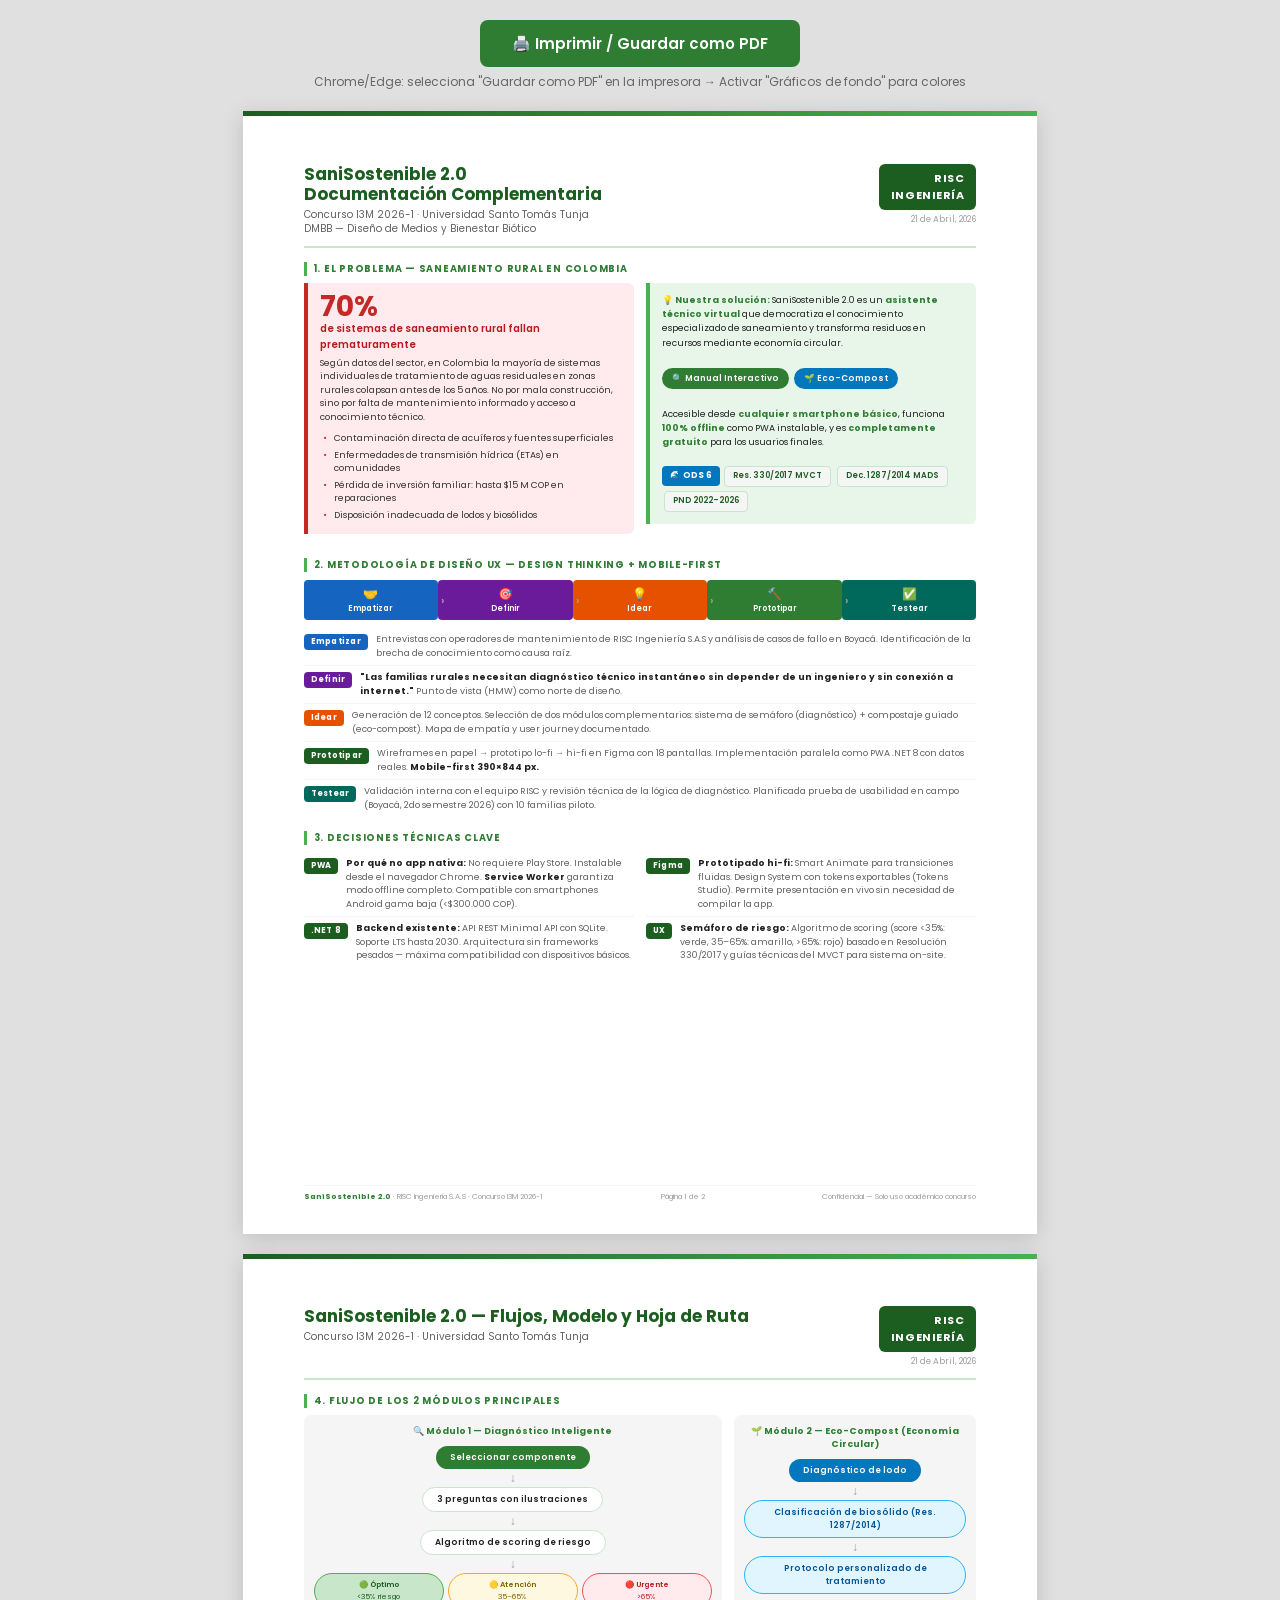
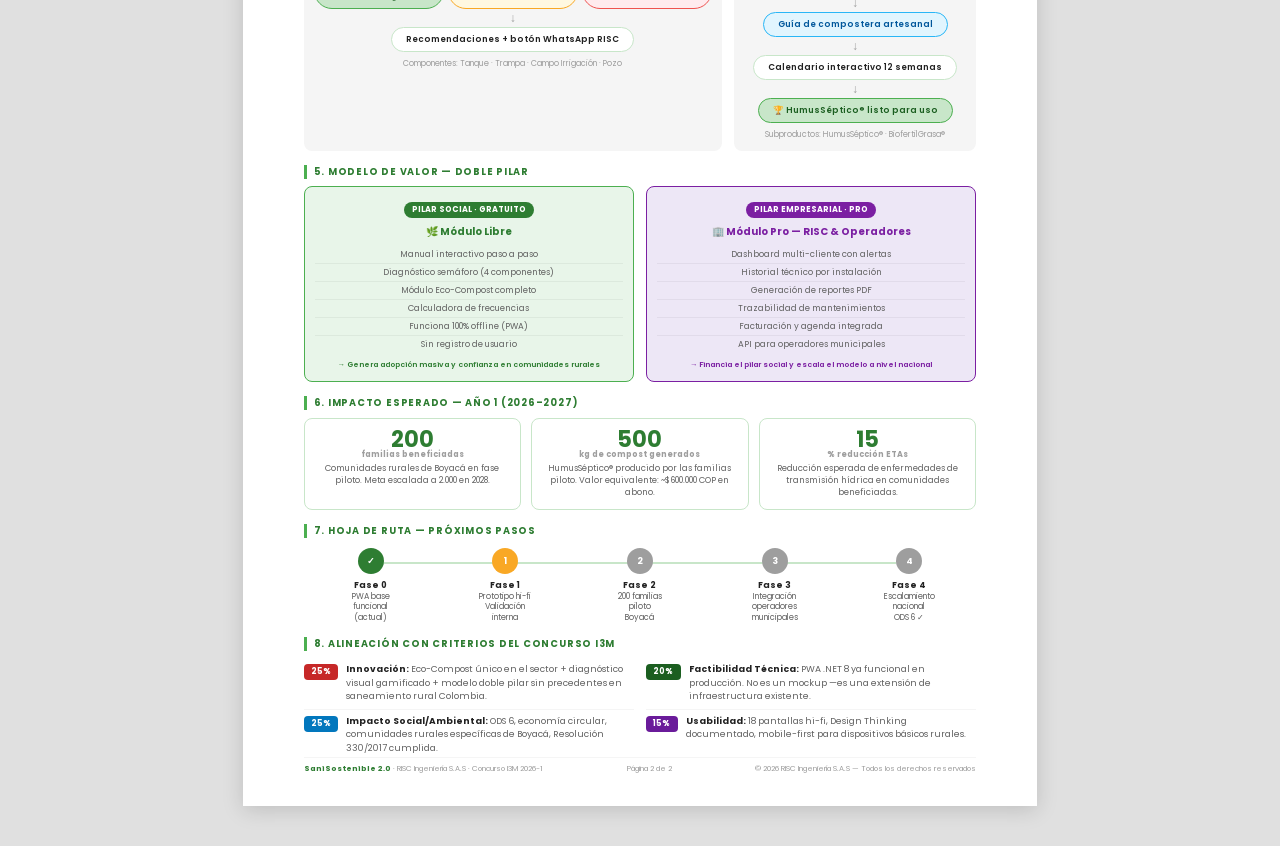
<file: wwwroot/doc-complementaria.html>
<!DOCTYPE html>
<html lang="es">
<head>
<meta charset="UTF-8">
<meta name="viewport" content="width=device-width, initial-scale=1.0">
<title>SaniSostenible 2.0 — Documentación Complementaria</title>
<link rel="preconnect" href="https://fonts.googleapis.com">
<link href="https://fonts.googleapis.com/css2?family=Poppins:wght@300;400;500;600;700&display=swap" rel="stylesheet">
<style>
/* ═══════════════════════════════════════════════
   SCREEN STYLES (preview)
═══════════════════════════════════════════════ */
:root {
  --green-900: #1B5E20;
  --green-700: #2E7D32;
  --green-500: #4CAF50;
  --green-100: #C8E6C9;
  --green-50:  #E8F5E9;
  --blue:      #0277BD;
  --amber:     #F9A825;
  --gray-800:  #212121;
  --gray-600:  #616161;
  --gray-300:  #9E9E9E;
  --gray-100:  #F5F5F5;
  --white:     #FFFFFF;
  --ff:        'Poppins', sans-serif;
}

*, *::before, *::after { box-sizing: border-box; margin: 0; padding: 0; }
html { font-size: 14px; }
body {
  font-family: var(--ff);
  background: #e0e0e0;
  padding: 20px;
}

/* ── Print button (screen only) ─────────────── */
.print-btn-wrap {
  text-align: center;
  margin-bottom: 20px;
}
.print-btn {
  background: var(--green-700);
  color: white;
  border: none;
  padding: 12px 32px;
  border-radius: 8px;
  font-family: var(--ff);
  font-size: 15px;
  font-weight: 600;
  cursor: pointer;
}
.print-btn:hover { background: var(--green-900); }
.print-hint {
  font-size: 12px;
  color: #666;
  margin-top: 6px;
  font-family: var(--ff);
}

/* ═══════════════════════════════════════════════
   A4 PAGE
═══════════════════════════════════════════════ */
.a4-page {
  background: white;
  width: 210mm;
  min-height: 297mm;
  margin: 0 auto 20px;
  padding: 14mm 16mm 12mm;
  box-shadow: 0 4px 20px rgba(0,0,0,.15);
  position: relative;
  overflow: hidden;
}

/* ── Accent bar top ─────────────────────────── */
.a4-page::before {
  content: '';
  position: absolute;
  top: 0; left: 0; right: 0;
  height: 5px;
  background: linear-gradient(90deg, var(--green-900), var(--green-500));
}

/* ═══════════════════════════════════════════════
   HEADER
═══════════════════════════════════════════════ */
.doc-header {
  display: flex;
  justify-content: space-between;
  align-items: flex-start;
  border-bottom: 2px solid var(--green-100);
  padding-bottom: 10px;
  margin-bottom: 14px;
}
.doc-header-left h1 {
  font-size: 17px;
  font-weight: 700;
  color: var(--green-900);
  line-height: 1.2;
}
.doc-header-left p {
  font-size: 10px;
  color: var(--gray-600);
  margin-top: 3px;
  line-height: 1.4;
}
.doc-header-right {
  text-align: right;
  flex-shrink: 0;
}
.logo-box {
  background: var(--green-900);
  color: white;
  padding: 6px 12px;
  border-radius: 6px;
  font-size: 11px;
  font-weight: 700;
  letter-spacing: .05em;
}
.doc-header-right small {
  display: block;
  font-size: 8.5px;
  color: var(--gray-300);
  margin-top: 3px;
}

/* ═══════════════════════════════════════════════
   SECTION TITLES
═══════════════════════════════════════════════ */
.sec-title {
  font-size: 9.5px;
  font-weight: 700;
  text-transform: uppercase;
  letter-spacing: .08em;
  color: var(--green-700);
  border-left: 3px solid var(--green-500);
  padding-left: 7px;
  margin-bottom: 7px;
  margin-top: 14px;
}
.sec-title:first-of-type { margin-top: 0; }

/* ═══════════════════════════════════════════════
   TWO-COLUMN LAYOUT
═══════════════════════════════════════════════ */
.two-col {
  display: grid;
  grid-template-columns: 1fr 1fr;
  gap: 12px;
  margin-bottom: 0;
}
.three-col {
  display: grid;
  grid-template-columns: 1fr 1fr 1fr;
  gap: 10px;
}

/* ═══════════════════════════════════════════════
   PROBLEM HIGHLIGHT BOX
═══════════════════════════════════════════════ */
.problem-box {
  background: #FFEBEE;
  border-left: 4px solid #C62828;
  border-radius: 0 6px 6px 0;
  padding: 10px 12px;
  margin-bottom: 10px;
}
.problem-box .stat {
  font-size: 28px;
  font-weight: 700;
  color: #C62828;
  line-height: 1;
}
.problem-box .stat-label {
  font-size: 10px;
  color: #B71C1C;
  font-weight: 600;
  margin-bottom: 4px;
}
.problem-box p {
  font-size: 9px;
  color: #333;
  line-height: 1.5;
}
.problem-list {
  margin-top: 6px;
  padding-left: 0;
  list-style: none;
}
.problem-list li {
  font-size: 9px;
  color: #333;
  padding: 2px 0;
  padding-left: 14px;
  position: relative;
}
.problem-list li::before { content: '•'; position: absolute; left: 3px; color: #C62828; }

/* ═══════════════════════════════════════════════
   SOLUTION BOX
═══════════════════════════════════════════════ */
.solution-box {
  background: var(--green-50);
  border-left: 4px solid var(--green-500);
  border-radius: 0 6px 6px 0;
  padding: 10px 12px;
  font-size: 9px;
  line-height: 1.6;
  color: var(--gray-800);
}
.solution-box strong { color: var(--green-700); }

/* ── Módulo chips ────────────────────────────── */
.module-chip {
  display: inline-flex;
  align-items: center;
  gap: 5px;
  background: var(--green-700);
  color: white;
  padding: 4px 10px;
  border-radius: 20px;
  font-size: 8.5px;
  font-weight: 600;
  margin: 3px 3px 3px 0;
}
.module-chip.eco { background: #0277BD; }

/* ═══════════════════════════════════════════════
   METHODOLOGY — DESIGN THINKING
═══════════════════════════════════════════════ */
.dt-flow {
  display: flex;
  align-items: center;
  gap: 0;
  margin: 8px 0;
}
.dt-step {
  flex: 1;
  text-align: center;
  padding: 5px 2px;
  font-size: 8px;
  font-weight: 600;
  color: white;
  border-radius: 4px;
  position: relative;
}
.dt-step::after {
  content: '›';
  position: absolute;
  right: -6px;
  top: 50%;
  transform: translateY(-50%);
  font-size: 11px;
  color: var(--gray-300);
  z-index: 1;
}
.dt-step:last-child::after { display: none; }
.dt-step span { display: block; font-size: 12px; }
.dt-1 { background: #1565C0; }
.dt-2 { background: #6A1B9A; }
.dt-3 { background: #E65100; }
.dt-4 { background: var(--green-700); }
.dt-5 { background: #00695C; }

/* ── Tech decisions ──────────────────────────── */
.tech-row {
  display: flex;
  align-items: flex-start;
  gap: 8px;
  padding: 5px 0;
  border-bottom: 1px solid var(--gray-100);
}
.tech-row:last-child { border-bottom: none; }
.tech-tag {
  flex-shrink: 0;
  background: var(--green-900);
  color: white;
  padding: 2px 7px;
  border-radius: 4px;
  font-size: 8px;
  font-weight: 700;
  letter-spacing: .03em;
  margin-top: 1px;
}
.tech-row p { font-size: 9px; color: var(--gray-600); line-height: 1.5; }
.tech-row p strong { color: var(--gray-800); }

/* ═══════════════════════════════════════════════
   PAGE 2 — FLOW DIAGRAMS
═══════════════════════════════════════════════ */
.flow-diagram {
  background: var(--gray-100);
  border-radius: 8px;
  padding: 10px;
}
.flow-title {
  font-size: 9px;
  font-weight: 700;
  color: var(--green-700);
  margin-bottom: 8px;
  text-align: center;
}
.flow-nodes {
  display: flex;
  flex-direction: column;
  gap: 3px;
  align-items: center;
}
.flow-node {
  padding: 5px 14px;
  border-radius: 20px;
  font-size: 8.5px;
  font-weight: 600;
  text-align: center;
  min-width: 130px;
}
.flow-arrow {
  font-size: 12px;
  color: var(--gray-300);
  line-height: 1;
}
.fn-start    { background: var(--green-700); color: white; }
.fn-step     { background: white; color: var(--gray-800); border: 1px solid var(--green-100); }
.fn-result-g { background: var(--green-100); color: var(--green-900); border: 1px solid var(--green-500); }
.fn-result-y { background: #FFF8E1; color: #7B6000; border: 1px solid var(--amber); }
.fn-result-r { background: #FFEBEE; color: #B71C1C; border: 1px solid #EF5350; }
.fn-eco      { background: #E1F5FE; color: #01579B; border: 1px solid #29B6F6; }

/* ── Value model ─────────────────────────────── */
.value-col {
  border-radius: 8px;
  padding: 10px;
  text-align: center;
}
.value-col.free { background: var(--green-50); border: 1.5px solid var(--green-500); }
.value-col.pro  { background: #EDE7F6; border: 1.5px solid #7B1FA2; }
.value-col h3 {
  font-size: 10px;
  font-weight: 700;
  margin-bottom: 6px;
}
.value-col.free h3 { color: var(--green-700); }
.value-col.pro  h3 { color: #7B1FA2; }
.value-col ul {
  list-style: none;
  padding: 0;
}
.value-col ul li {
  font-size: 8.5px;
  color: var(--gray-600);
  padding: 2px 0;
  border-bottom: 1px solid rgba(0,0,0,.05);
}
.value-col ul li:last-child { border-bottom: none; }
.value-pill {
  display: inline-block;
  padding: 2px 8px;
  border-radius: 10px;
  font-size: 8px;
  font-weight: 700;
  margin-bottom: 6px;
}
.value-col.free .value-pill { background: var(--green-700); color: white; }
.value-col.pro  .value-pill { background: #7B1FA2; color: white; }

/* ── Impact metrics ──────────────────────────── */
.impact-card {
  text-align: center;
  background: white;
  border: 1.5px solid var(--green-100);
  border-radius: 8px;
  padding: 10px 8px;
}
.impact-card .num {
  font-size: 22px;
  font-weight: 700;
  color: var(--green-700);
  line-height: 1;
}
.impact-card .unit {
  font-size: 8px;
  color: var(--gray-300);
  display: block;
  margin-bottom: 4px;
}
.impact-card .desc {
  font-size: 8.5px;
  color: var(--gray-600);
  line-height: 1.4;
}

/* ── Roadmap ──────────────────────────────────── */
.roadmap {
  display: flex;
  gap: 0;
  position: relative;
  margin: 8px 0;
}
.roadmap::before {
  content: '';
  position: absolute;
  top: 14px;
  left: 12%;
  right: 12%;
  height: 2px;
  background: var(--green-100);
  z-index: 0;
}
.rm-step {
  flex: 1;
  text-align: center;
  position: relative;
  z-index: 1;
}
.rm-dot {
  width: 26px;
  height: 26px;
  border-radius: 50%;
  margin: 0 auto 5px;
  display: flex;
  align-items: center;
  justify-content: center;
  font-size: 9px;
  font-weight: 700;
  color: white;
}
.rm-dot.done   { background: var(--green-700); }
.rm-dot.active { background: var(--amber); }
.rm-dot.future { background: var(--gray-300); }
.rm-step p {
  font-size: 8px;
  color: var(--gray-600);
  line-height: 1.3;
}
.rm-step strong { font-size: 8.5px; color: var(--gray-800); display: block; }

/* ── Normativa chips ─────────────────────────── */
.norm-chip {
  display: inline-block;
  background: var(--gray-100);
  border: 1px solid var(--green-100);
  border-radius: 4px;
  padding: 3px 8px;
  font-size: 8px;
  color: var(--green-900);
  font-weight: 600;
  margin: 2px;
}

/* ── Footer ──────────────────────────────────── */
.doc-footer {
  position: absolute;
  bottom: 8mm;
  left: 16mm;
  right: 16mm;
  display: flex;
  justify-content: space-between;
  align-items: center;
  border-top: 1px solid var(--gray-100);
  padding-top: 5px;
  font-size: 7.5px;
  color: var(--gray-300);
}
.doc-footer strong { color: var(--green-700); }

/* ─── ODS badge ─────────────────────────────── */
.ods-badge {
  display: inline-flex;
  align-items: center;
  gap: 4px;
  background: #0277BD;
  color: white;
  padding: 3px 8px;
  border-radius: 4px;
  font-size: 8.5px;
  font-weight: 700;
}

/* ═══════════════════════════════════════════════
   PRINT STYLES
═══════════════════════════════════════════════ */
@media print {
  @page { size: A4; margin: 0; }

  body { background: white; padding: 0; }
  .print-btn-wrap { display: none !important; }

  .a4-page {
    box-shadow: none;
    margin: 0;
    width: 100%;
    min-height: auto;
    page-break-after: always;
    padding: 14mm 16mm 18mm;
  }
  .a4-page:last-child { page-break-after: avoid; }

  /* Evitar salto de página en secciones */
  .two-col, .three-col, .flow-diagram,
  .value-col, .roadmap { break-inside: avoid; }
}
</style>
</head>
<body>

<div class="print-btn-wrap">
  <button class="print-btn" onclick="window.print()">🖨️ Imprimir / Guardar como PDF</button>
  <div class="print-hint">Chrome/Edge: selecciona "Guardar como PDF" en la impresora → Activar "Gráficos de fondo" para colores</div>
</div>

<!-- ══════════════════════════════════════════════════
     PÁGINA 1
══════════════════════════════════════════════════ -->
<div class="a4-page" id="page1">

  <!-- Header -->
  <div class="doc-header">
    <div class="doc-header-left">
      <h1>SaniSostenible 2.0<br>Documentación Complementaria</h1>
      <p>Concurso I3M 2026-1 · Universidad Santo Tomás Tunja<br>
         DMBB — Diseño de Medios y Bienestar Biótico</p>
    </div>
    <div class="doc-header-right">
      <div class="logo-box">RISC<br>INGENIERÍA</div>
      <small>21 de Abril, 2026</small>
    </div>
  </div>

  <!-- EL PROBLEMA -->
  <div class="sec-title">1. El Problema — Saneamiento Rural en Colombia</div>
  <div class="two-col">
    <div class="problem-box">
      <div class="stat">70%</div>
      <div class="stat-label">de sistemas de saneamiento rural fallan prematuramente</div>
      <p>Según datos del sector, en Colombia la mayoría de sistemas individuales de tratamiento de aguas residuales en zonas rurales colapsan antes de los 5 años. No por mala construcción, sino por falta de mantenimiento informado y acceso a conocimiento técnico.</p>
      <ul class="problem-list">
        <li>Contaminación directa de acuíferos y fuentes superficiales</li>
        <li>Enfermedades de transmisión hídrica (ETAs) en comunidades</li>
        <li>Pérdida de inversión familiar: hasta $15 M COP en reparaciones</li>
        <li>Disposición inadecuada de lodos y biosólidos</li>
      </ul>
    </div>
    <div>
      <div class="solution-box">
        <strong>💡 Nuestra solución:</strong> SaniSostenible 2.0 es un <strong>asistente técnico virtual</strong> que democratiza el conocimiento especializado de saneamiento y transforma residuos en recursos mediante economía circular.
        <br><br>
        <div>
          <span class="module-chip">🔍 Manual Interactivo</span>
          <span class="module-chip eco">🌱 Eco-Compost</span>
        </div>
        <br>
        Accesible desde <strong>cualquier smartphone básico</strong>, funciona <strong>100% offline</strong> como PWA instalable, y es <strong>completamente gratuito</strong> para los usuarios finales.
        <br><br>
        <span class="ods-badge">🌊 ODS 6</span>
        <span class="norm-chip">Res. 330/2017 MVCT</span>
        <span class="norm-chip">Dec. 1287/2014 MADS</span>
        <span class="norm-chip">PND 2022–2026</span>
      </div>
    </div>
  </div>

  <!-- METODOLOGÍA -->
  <div class="sec-title">2. Metodología de Diseño UX — Design Thinking + Mobile-First</div>

  <div class="dt-flow">
    <div class="dt-step dt-1"><span>🤝</span>Empatizar</div>
    <div class="dt-step dt-2"><span>🎯</span>Definir</div>
    <div class="dt-step dt-3"><span>💡</span>Idear</div>
    <div class="dt-step dt-4"><span>🔨</span>Prototipar</div>
    <div class="dt-step dt-5"><span>✅</span>Testear</div>
  </div>

  <div style="margin-top:8px;margin-bottom:10px">
    <div class="tech-row">
      <span class="tech-tag" style="background:#1565C0">Empatizar</span>
      <p>Entrevistas con operadores de mantenimiento de RISC Ingeniería S.A.S y análisis de casos de fallo en Boyacá. Identificación de la brecha de conocimiento como causa raíz.</p>
    </div>
    <div class="tech-row">
      <span class="tech-tag" style="background:#6A1B9A">Definir</span>
      <p><strong>"Las familias rurales necesitan diagnóstico técnico instantáneo sin depender de un ingeniero y sin conexión a internet."</strong> Punto de vista (HMW) como norte de diseño.</p>
    </div>
    <div class="tech-row">
      <span class="tech-tag" style="background:#E65100">Idear</span>
      <p>Generación de 12 conceptos. Selección de dos módulos complementarios: sistema de semáforo (diagnóstico) + compostaje guiado (eco-compost). Mapa de empatía y user journey documentado.</p>
    </div>
    <div class="tech-row">
      <span class="tech-tag">Prototipar</span>
      <p>Wireframes en papel → prototipo lo-fi → hi-fi en Figma con 18 pantallas. Implementación paralela como PWA .NET 8 con datos reales. <strong>Mobile-first 390×844 px.</strong></p>
    </div>
    <div class="tech-row">
      <span class="tech-tag" style="background:#00695C">Testear</span>
      <p>Validación interna con el equipo RISC y revisión técnica de la lógica de diagnóstico. Planificada prueba de usabilidad en campo (Boyacá, 2do semestre 2026) con 10 familias piloto.</p>
    </div>
  </div>

  <!-- DECISIONES TÉCNICAS -->
  <div class="sec-title">3. Decisiones Técnicas Clave</div>
  <div class="two-col">
    <div>
      <div class="tech-row">
        <span class="tech-tag">PWA</span>
        <p><strong>Por qué no app nativa:</strong> No requiere Play Store. Instalable desde el navegador Chrome. <strong>Service Worker</strong> garantiza modo offline completo. Compatible con smartphones Android gama baja (&lt;$300.000 COP).</p>
      </div>
      <div class="tech-row">
        <span class="tech-tag">.NET 8</span>
        <p><strong>Backend existente:</strong> API REST Minimal API con SQLite. Soporte LTS hasta 2030. Arquitectura sin frameworks pesados — máxima compatibilidad con dispositivos básicos.</p>
      </div>
    </div>
    <div>
      <div class="tech-row">
        <span class="tech-tag">Figma</span>
        <p><strong>Prototipado hi-fi:</strong> Smart Animate para transiciones fluidas. Design System con tokens exportables (Tokens Studio). Permite presentación en vivo sin necesidad de compilar la app.</p>
      </div>
      <div class="tech-row">
        <span class="tech-tag">UX</span>
        <p><strong>Semáforo de riesgo:</strong> Algoritmo de scoring (score &lt;35%: verde, 35–65%: amarillo, &gt;65%: rojo) basado en Resolución 330/2017 y guías técnicas del MVCT para sistema on-site.</p>
      </div>
    </div>
  </div>

  <!-- Footer pág 1 -->
  <div class="doc-footer">
    <span><strong>SaniSostenible 2.0</strong> · RISC Ingeniería S.A.S · Concurso I3M 2026-1</span>
    <span>Página 1 de 2</span>
    <span>Confidencial — Solo uso académico concurso</span>
  </div>

</div><!-- /page1 -->


<!-- ══════════════════════════════════════════════════
     PÁGINA 2
══════════════════════════════════════════════════ -->
<div class="a4-page" id="page2">

  <!-- Header pág 2 -->
  <div class="doc-header">
    <div class="doc-header-left">
      <h1>SaniSostenible 2.0 — Flujos, Modelo y Hoja de Ruta</h1>
      <p>Concurso I3M 2026-1 · Universidad Santo Tomás Tunja</p>
    </div>
    <div class="doc-header-right">
      <div class="logo-box">RISC<br>INGENIERÍA</div>
      <small>21 de Abril, 2026</small>
    </div>
  </div>

  <!-- FLUJOS DE LOS 2 MÓDULOS -->
  <div class="sec-title">4. Flujo de los 2 Módulos Principales</div>
  <div class="two-col">

    <!-- Módulo 1: Diagnóstico -->
    <div class="flow-diagram">
      <div class="flow-title">🔍 Módulo 1 — Diagnóstico Inteligente</div>
      <div class="flow-nodes">
        <div class="flow-node fn-start">Seleccionar componente</div>
        <div class="flow-arrow">↓</div>
        <div class="flow-node fn-step">3 preguntas con ilustraciones</div>
        <div class="flow-arrow">↓</div>
        <div class="flow-node fn-step">Algoritmo de scoring de riesgo</div>
        <div class="flow-arrow">↓</div>
        <div style="display:flex;gap:4px;width:100%">
          <div class="flow-node fn-result-g" style="flex:1;font-size:7.5px">🟢 Óptimo<br><span style="font-weight:400">&lt;35% riesgo</span></div>
          <div class="flow-node fn-result-y" style="flex:1;font-size:7.5px">🟡 Atención<br><span style="font-weight:400">35–65%</span></div>
          <div class="flow-node fn-result-r" style="flex:1;font-size:7.5px">🔴 Urgente<br><span style="font-weight:400">&gt;65%</span></div>
        </div>
        <div class="flow-arrow">↓</div>
        <div class="flow-node fn-step">Recomendaciones + botón WhatsApp RISC</div>
      </div>
      <div style="font-size:8px;color:var(--gray-300);text-align:center;margin-top:6px">
        Componentes: Tanque · Trampa · Campo Irrigación · Pozo
      </div>
    </div>

    <!-- Módulo 2: Eco-Compost -->
    <div class="flow-diagram">
      <div class="flow-title">🌱 Módulo 2 — Eco-Compost (Economía Circular)</div>
      <div class="flow-nodes">
        <div class="flow-node fn-start" style="background:#0277BD">Diagnóstico de lodo</div>
        <div class="flow-arrow">↓</div>
        <div class="flow-node fn-eco">Clasificación de biosólido (Res. 1287/2014)</div>
        <div class="flow-arrow">↓</div>
        <div class="flow-node fn-eco">Protocolo personalizado de tratamiento</div>
        <div class="flow-arrow">↓</div>
        <div class="flow-node fn-eco">Guía de compostera artesanal</div>
        <div class="flow-arrow">↓</div>
        <div class="flow-node fn-step">Calendario interactivo 12 semanas</div>
        <div class="flow-arrow">↓</div>
        <div class="flow-node fn-result-g">🏆 HumusSéptico® listo para uso</div>
      </div>
      <div style="font-size:8px;color:var(--gray-300);text-align:center;margin-top:6px">
        Subproductos: HumusSéptico® · BiofertilGrasa®
      </div>
    </div>

  </div>

  <!-- MODELO DE VALOR -->
  <div class="sec-title">5. Modelo de Valor — Doble Pilar</div>
  <div class="two-col" style="margin-top:6px;margin-bottom:12px">
    <div class="value-col free">
      <span class="value-pill">PILAR SOCIAL · GRATUITO</span>
      <h3>🌿 Módulo Libre</h3>
      <ul>
        <li>Manual interactivo paso a paso</li>
        <li>Diagnóstico semáforo (4 componentes)</li>
        <li>Módulo Eco-Compost completo</li>
        <li>Calculadora de frecuencias</li>
        <li>Funciona 100% offline (PWA)</li>
        <li>Sin registro de usuario</li>
      </ul>
      <div style="font-size:7.5px;color:var(--green-700);margin-top:6px;font-weight:600">
        → Genera adopción masiva y confianza en comunidades rurales
      </div>
    </div>
    <div class="value-col pro">
      <span class="value-pill">PILAR EMPRESARIAL · PRO</span>
      <h3>🏢 Módulo Pro — RISC &amp; Operadores</h3>
      <ul>
        <li>Dashboard multi-cliente con alertas</li>
        <li>Historial técnico por instalación</li>
        <li>Generación de reportes PDF</li>
        <li>Trazabilidad de mantenimientos</li>
        <li>Facturación y agenda integrada</li>
        <li>API para operadores municipales</li>
      </ul>
      <div style="font-size:7.5px;color:#7B1FA2;margin-top:6px;font-weight:600">
        → Financia el pilar social y escala el modelo a nivel nacional
      </div>
    </div>
  </div>

  <!-- IMPACTO ESPERADO -->
  <div class="sec-title">6. Impacto Esperado — Año 1 (2026–2027)</div>
  <div class="three-col" style="margin-top:8px;margin-bottom:12px">
    <div class="impact-card">
      <div class="num">200<span class="unit">familias beneficiadas</span></div>
      <div class="desc">Comunidades rurales de Boyacá en fase piloto. Meta escalada a 2.000 en 2028.</div>
    </div>
    <div class="impact-card">
      <div class="num">500<span class="unit">kg de compost generados</span></div>
      <div class="desc">HumusSéptico® producido por las familias piloto. Valor equivalente: ~$600.000 COP en abono.</div>
    </div>
    <div class="impact-card">
      <div class="num">15<span class="unit">% reducción ETAs</span></div>
      <div class="desc">Reducción esperada de enfermedades de transmisión hídrica en comunidades beneficiadas.</div>
    </div>
  </div>

  <!-- PRÓXIMOS PASOS -->
  <div class="sec-title">7. Hoja de Ruta — Próximos Pasos</div>
  <div class="roadmap" style="margin-top:10px;margin-bottom:14px">
    <div class="rm-step">
      <div class="rm-dot done">✓</div>
      <strong>Fase 0</strong>
      <p>PWA base<br>funcional<br>(actual)</p>
    </div>
    <div class="rm-step">
      <div class="rm-dot active">1</div>
      <strong>Fase 1</strong>
      <p>Prototipo hi-fi<br>Validación<br>interna</p>
    </div>
    <div class="rm-step">
      <div class="rm-dot future">2</div>
      <strong>Fase 2</strong>
      <p>200 familias<br>piloto<br>Boyacá</p>
    </div>
    <div class="rm-step">
      <div class="rm-dot future">3</div>
      <strong>Fase 3</strong>
      <p>Integración<br>operadores<br>municipales</p>
    </div>
    <div class="rm-step">
      <div class="rm-dot future">4</div>
      <strong>Fase 4</strong>
      <p>Escalamiento<br>nacional<br>ODS 6 ✓</p>
    </div>
  </div>

  <!-- Criterios de evaluación -->
  <div class="sec-title">8. Alineación con Criterios del Concurso I3M</div>
  <div class="two-col" style="margin-top:6px">
    <div>
      <div class="tech-row">
        <span class="tech-tag" style="background:#C62828">25%</span>
        <p><strong>Innovación:</strong> Eco-Compost único en el sector + diagnóstico visual gamificado + modelo doble pilar sin precedentes en saneamiento rural Colombia.</p>
      </div>
      <div class="tech-row">
        <span class="tech-tag" style="background:#0277BD">25%</span>
        <p><strong>Impacto Social/Ambiental:</strong> ODS 6, economía circular, comunidades rurales específicas de Boyacá, Resolución 330/2017 cumplida.</p>
      </div>
    </div>
    <div>
      <div class="tech-row">
        <span class="tech-tag">20%</span>
        <p><strong>Factibilidad Técnica:</strong> PWA .NET 8 ya funcional en producción. No es un mockup —es una extensión de infraestructura existente.</p>
      </div>
      <div class="tech-row">
        <span class="tech-tag" style="background:#6A1B9A">15%</span>
        <p><strong>Usabilidad:</strong> 18 pantallas hi-fi, Design Thinking documentado, mobile-first para dispositivos básicos rurales.</p>
      </div>
    </div>
  </div>

  <!-- Footer pág 2 -->
  <div class="doc-footer">
    <span><strong>SaniSostenible 2.0</strong> · RISC Ingeniería S.A.S · Concurso I3M 2026-1</span>
    <span>Página 2 de 2</span>
    <span>© 2026 RISC Ingeniería S.A.S — Todos los derechos reservados</span>
  </div>

</div><!-- /page2 -->

</body>
</html>
</file>
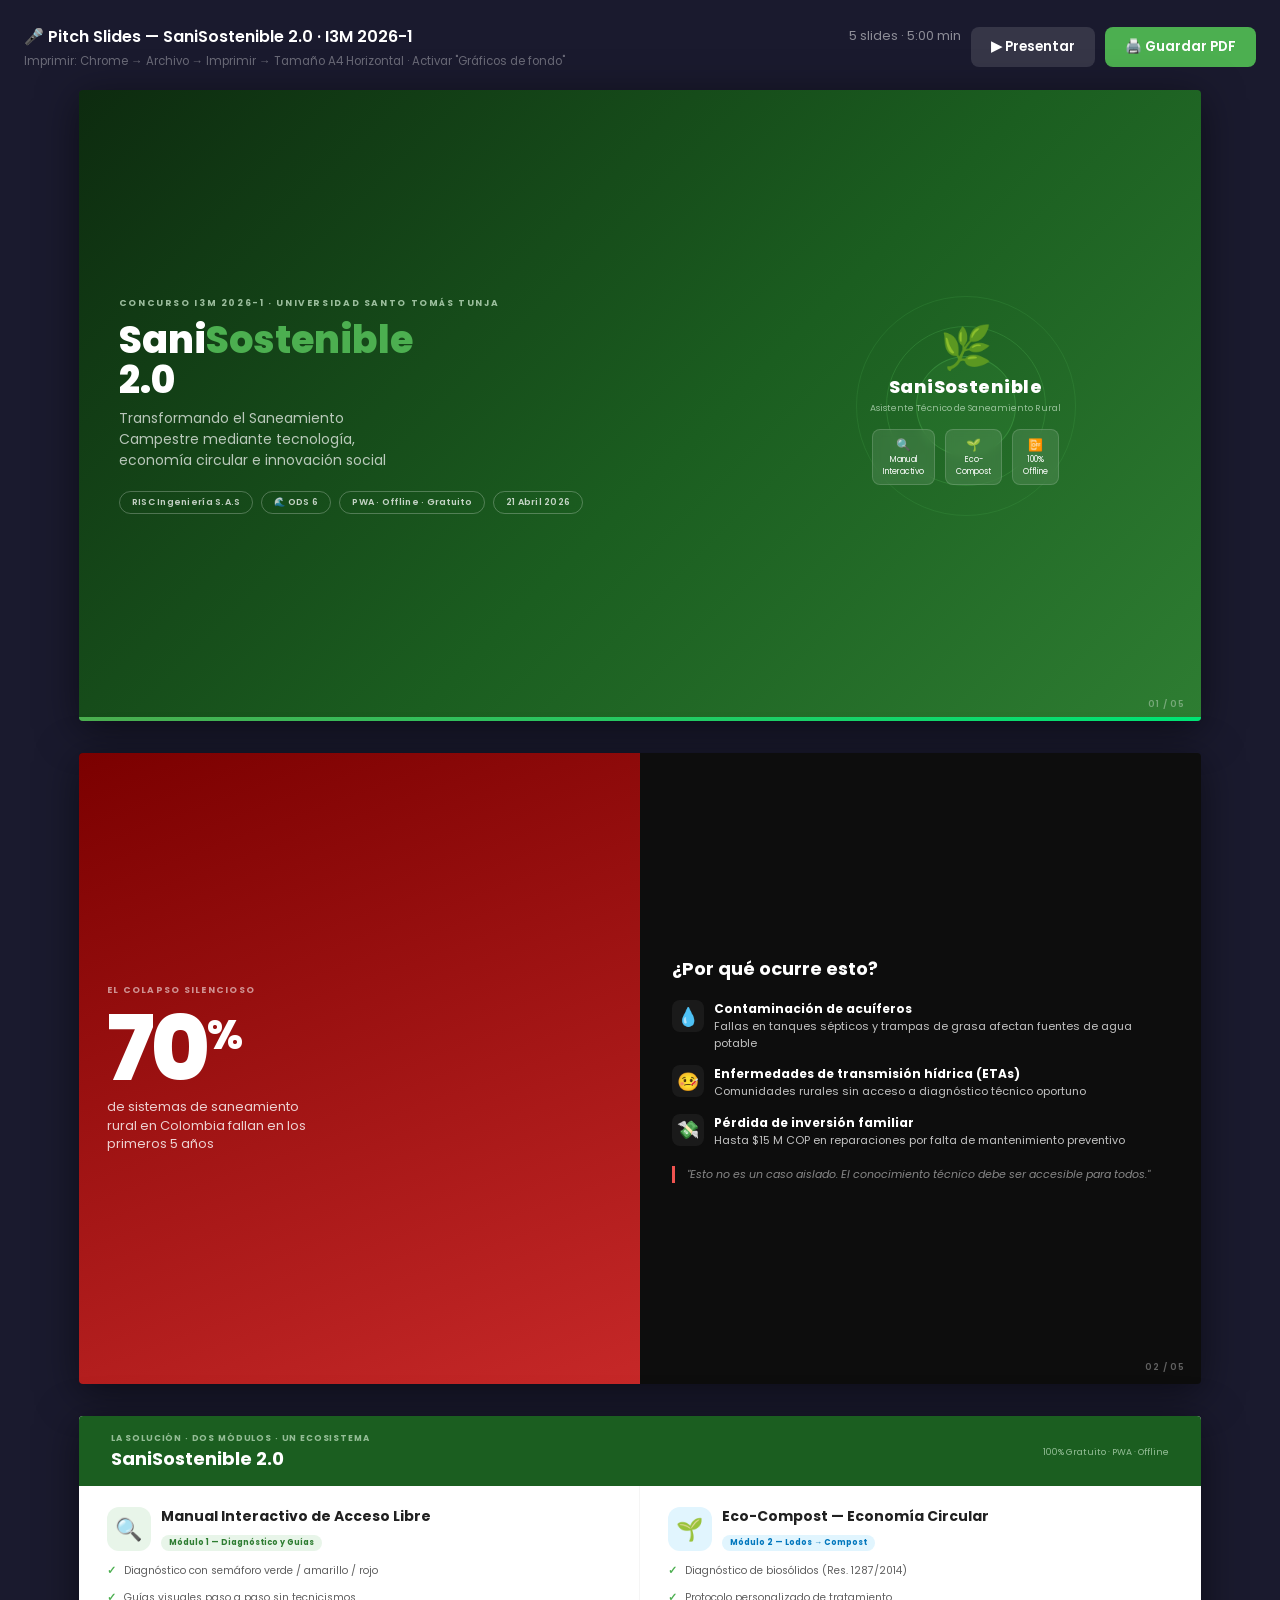
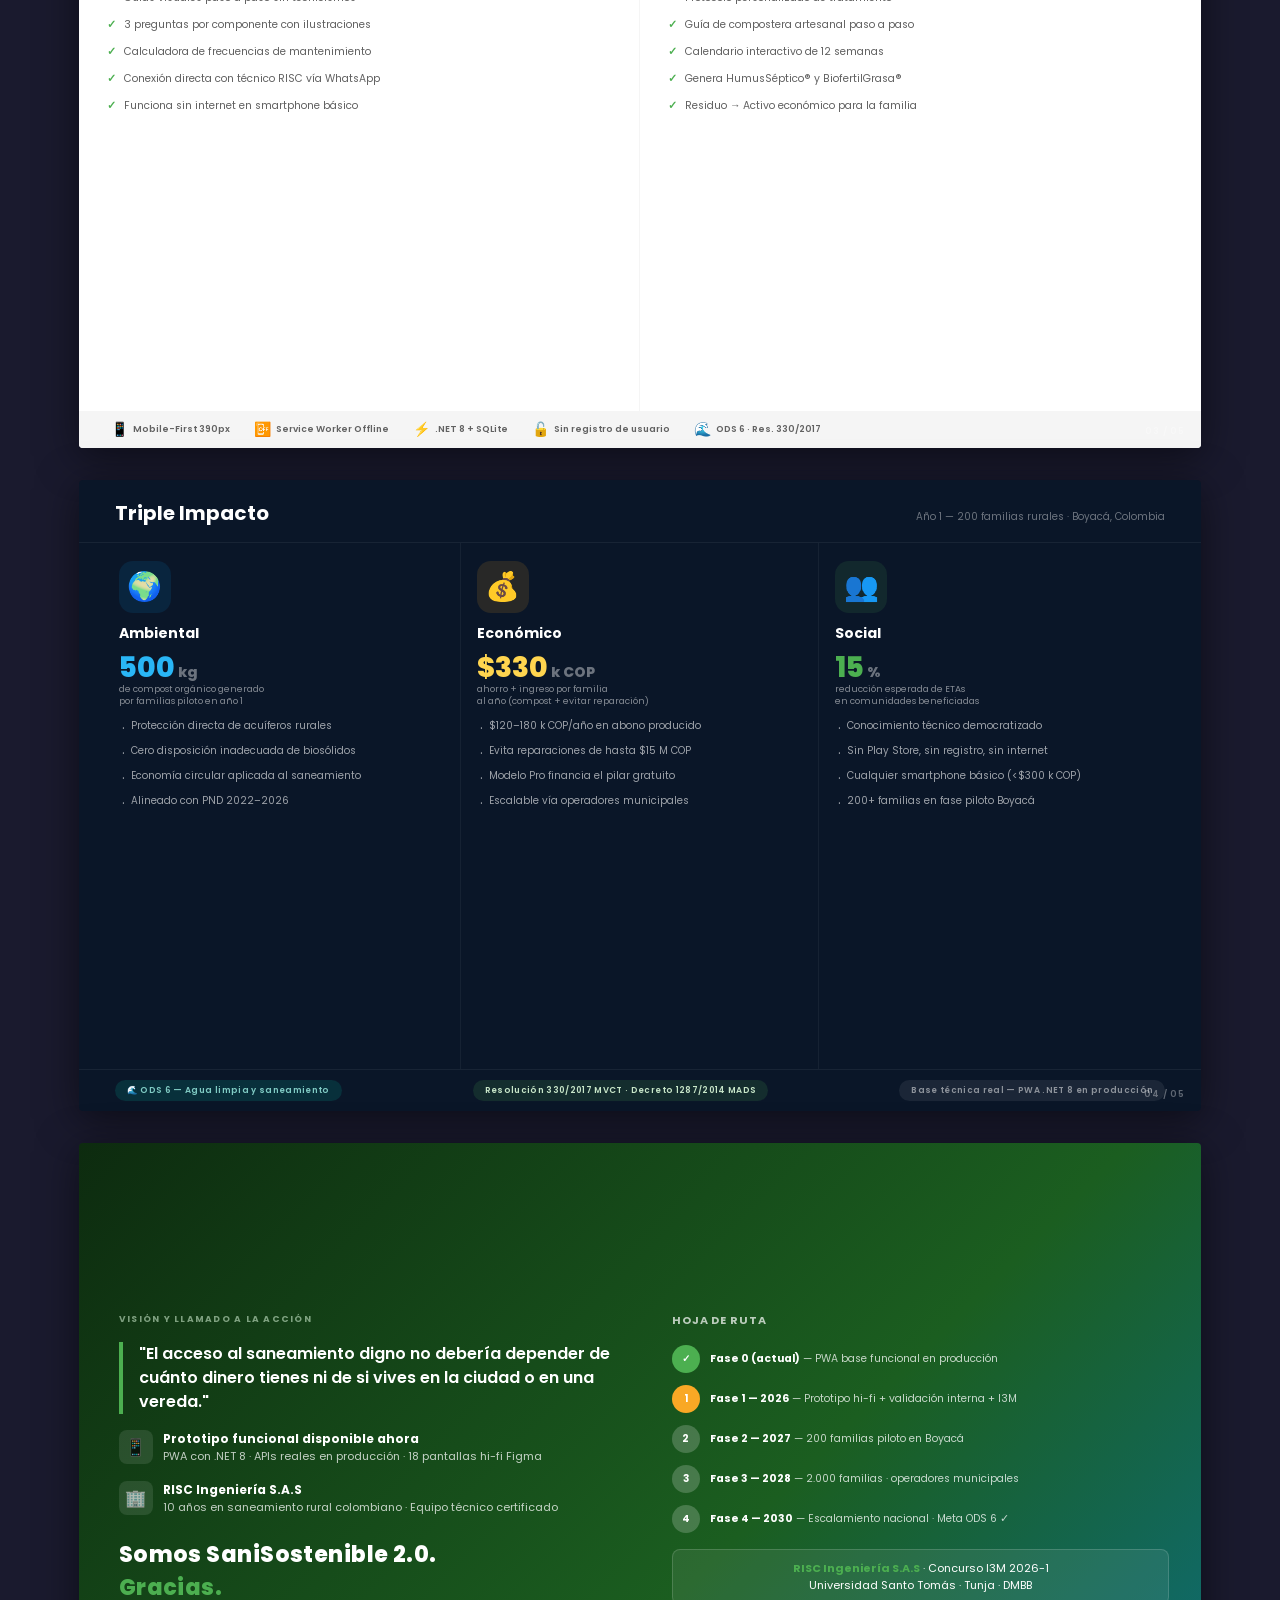
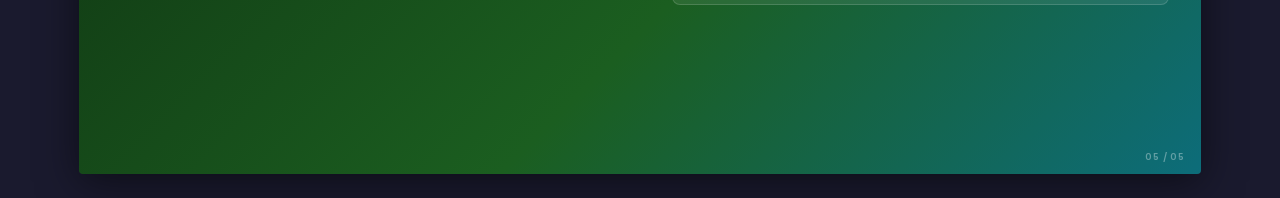
<file: wwwroot/pitch-slides.html>
<!DOCTYPE html>
<html lang="es">
<head>
<meta charset="UTF-8">
<meta name="viewport" content="width=device-width, initial-scale=1.0">
<title>SaniSostenible 2.0 — Pitch Slides · I3M 2026-1</title>
<link rel="preconnect" href="https://fonts.googleapis.com">
<link href="https://fonts.googleapis.com/css2?family=Poppins:wght@300;400;500;600;700;800&display=swap" rel="stylesheet">
<style>
/* ═══════════════════════ TOKENS ═══════════════════════ */
:root {
  --g9: #1B5E20; --g7: #2E7D32; --g5: #4CAF50; --g1: #C8E6C9; --g0: #E8F5E9;
  --blue: #0277BD; --blue-l: #E1F5FE;
  --amber: #F9A825; --amber-l: #FFF8E1;
  --red: #C62828;  --red-l: #FFEBEE;
  --teal: #00695C;
  --gray8: #212121; --gray6: #616161; --gray3: #9E9E9E; --gray1: #F5F5F5;
  --white: #FFFFFF;
  --ff: 'Poppins', sans-serif;
  --slide-w: 297mm; --slide-h: 167mm; /* 16:9 A4 landscape */
}

*, *::before, *::after { box-sizing: border-box; margin: 0; padding: 0; }
html { font-size: 16px; }

body {
  font-family: var(--ff);
  background: #1a1a2e;
  padding: 24px;
  min-height: 100vh;
}

/* ── Toolbar ─────────────────────────────────────────── */
.toolbar {
  display: flex;
  align-items: center;
  justify-content: space-between;
  margin-bottom: 20px;
  gap: 12px;
  flex-wrap: wrap;
}
.toolbar h1 { color: white; font-size: 1rem; font-weight: 600; }
.toolbar-actions { display: flex; gap: 10px; }
.tbtn {
  padding: 10px 20px;
  border: none;
  border-radius: 8px;
  font-family: var(--ff);
  font-size: .85rem;
  font-weight: 600;
  cursor: pointer;
  transition: opacity .2s;
}
.tbtn:hover { opacity: .85; }
.tbtn-primary { background: var(--g5); color: white; }
.tbtn-secondary { background: rgba(255,255,255,.12); color: white; }
.slide-counter { color: rgba(255,255,255,.5); font-size: .8rem; }
.hint { color: rgba(255,255,255,.35); font-size: .72rem; margin-top: 4px; }

/* ── Slide Deck ──────────────────────────────────────── */
.deck { display: flex; flex-direction: column; gap: 32px; align-items: center; }

/* ── Single Slide ────────────────────────────────────── */
.slide {
  width: var(--slide-w);
  height: var(--slide-h);
  position: relative;
  border-radius: 4px;
  overflow: hidden;
  box-shadow: 0 8px 40px rgba(0,0,0,.5);
  flex-shrink: 0;
}

/* Número de slide */
.slide-num {
  position: absolute;
  bottom: 10px;
  right: 16px;
  font-size: 9px;
  font-weight: 600;
  color: rgba(255,255,255,.35);
  letter-spacing: .1em;
  z-index: 10;
}

/* ── SLIDE 1 — PORTADA ───────────────────────────────── */
.s1 {
  background: linear-gradient(135deg, #0D2B0F 0%, #1B5E20 55%, #2E7D32 100%);
  display: flex;
  align-items: center;
}
.s1-left {
  width: 58%;
  padding: 28px 32px 28px 40px;
  display: flex;
  flex-direction: column;
  justify-content: center;
}
.s1-eyebrow {
  font-size: 9px;
  font-weight: 700;
  letter-spacing: .18em;
  color: var(--g1);
  text-transform: uppercase;
  margin-bottom: 10px;
  opacity: .75;
}
.s1-title {
  font-size: 38px;
  font-weight: 800;
  color: white;
  line-height: 1.05;
  margin-bottom: 8px;
}
.s1-title span { color: var(--g5); }
.s1-subtitle {
  font-size: 14px;
  color: rgba(255,255,255,.7);
  line-height: 1.5;
  margin-bottom: 20px;
  max-width: 280px;
}
.s1-tags { display: flex; gap: 8px; flex-wrap: wrap; }
.s1-tag {
  padding: 4px 12px;
  border: 1.5px solid rgba(255,255,255,.25);
  border-radius: 20px;
  font-size: 9px;
  font-weight: 600;
  color: rgba(255,255,255,.75);
  letter-spacing: .03em;
}
.s1-right {
  flex: 1;
  display: flex;
  flex-direction: column;
  align-items: center;
  justify-content: center;
  gap: 14px;
  padding: 20px;
  position: relative;
}
/* Decorative circles */
.s1-circle {
  position: absolute;
  border-radius: 50%;
  border: 1.5px solid rgba(76,175,80,.2);
}
.s1-c1 { width: 220px; height: 220px; top: 50%; left: 50%; transform: translate(-50%,-50%); }
.s1-c2 { width: 160px; height: 160px; top: 50%; left: 50%; transform: translate(-50%,-50%); border-color: rgba(76,175,80,.3); }
.s1-c3 { width: 100px; height: 100px; top: 50%; left: 50%; transform: translate(-50%,-50%); background: rgba(76,175,80,.1); border-color: rgba(76,175,80,.4); }
.s1-logo-box {
  position: relative;
  z-index: 2;
  text-align: center;
}
.s1-logo-icon { font-size: 42px; display: block; line-height: 1; }
.s1-logo-text {
  font-size: 18px;
  font-weight: 800;
  color: white;
  display: block;
  margin-top: 4px;
  letter-spacing: .03em;
}
.s1-logo-sub {
  font-size: 9px;
  color: var(--g1);
  display: block;
  margin-top: 2px;
  opacity: .7;
}
.s1-badges {
  position: relative;
  z-index: 2;
  display: flex;
  gap: 10px;
}
.s1-badge {
  background: rgba(255,255,255,.1);
  backdrop-filter: blur(4px);
  border: 1px solid rgba(255,255,255,.15);
  border-radius: 8px;
  padding: 6px 10px;
  text-align: center;
  font-size: 8px;
  color: white;
}
.s1-badge strong { display: block; font-size: 12px; color: var(--g5); }
/* Bottom bar */
.s1-bottom {
  position: absolute;
  bottom: 0; left: 0; right: 0;
  height: 4px;
  background: linear-gradient(90deg, var(--g5), #00E676);
}

/* ── SLIDE 2 — EL PROBLEMA ───────────────────────────── */
.s2 {
  background: #0D0D0D;
  display: grid;
  grid-template-columns: 1fr 1fr;
}
.s2-left {
  background: linear-gradient(160deg, #7B0000, #C62828);
  padding: 32px 28px;
  display: flex;
  flex-direction: column;
  justify-content: center;
}
.s2-tag {
  font-size: 9px;
  font-weight: 700;
  letter-spacing: .14em;
  text-transform: uppercase;
  color: rgba(255,255,255,.55);
  margin-bottom: 12px;
}
.s2-big-stat {
  font-size: 90px;
  font-weight: 800;
  color: white;
  line-height: .9;
  letter-spacing: -.04em;
}
.s2-big-stat span { font-size: 40px; vertical-align: top; margin-top: 8px; display: inline-block; }
.s2-stat-label {
  font-size: 13px;
  color: rgba(255,255,255,.8);
  line-height: 1.4;
  margin-top: 8px;
  max-width: 200px;
}
.s2-right {
  padding: 28px 32px;
  display: flex;
  flex-direction: column;
  justify-content: center;
  gap: 14px;
}
.s2-title { font-size: 18px; font-weight: 700; color: white; margin-bottom: 4px; }
.s2-item {
  display: flex;
  align-items: flex-start;
  gap: 10px;
}
.s2-icon {
  width: 32px; height: 32px;
  border-radius: 8px;
  display: flex; align-items: center; justify-content: center;
  font-size: 16px;
  flex-shrink: 0;
}
.s2-item-text { font-size: 11px; color: rgba(255,255,255,.75); line-height: 1.5; }
.s2-item-text strong { color: white; display: block; font-size: 12px; }
.s2-quote {
  border-left: 3px solid #EF5350;
  padding-left: 12px;
  font-size: 11px;
  font-style: italic;
  color: rgba(255,255,255,.5);
  line-height: 1.5;
  margin-top: 4px;
}

/* ── SLIDE 3 — LA SOLUCIÓN ───────────────────────────── */
.s3 {
  background: white;
  display: flex;
  flex-direction: column;
}
.s3-header {
  background: var(--g9);
  padding: 16px 32px 14px;
  display: flex;
  align-items: center;
  justify-content: space-between;
}
.s3-header h2 { font-size: 18px; font-weight: 700; color: white; }
.s3-header-tag {
  font-size: 8.5px;
  font-weight: 700;
  letter-spacing: .1em;
  color: var(--g1);
  text-transform: uppercase;
  opacity: .7;
}
.s3-body {
  flex: 1;
  display: grid;
  grid-template-columns: 1fr 1fr;
  gap: 0;
}
.s3-module {
  padding: 20px 28px;
  display: flex;
  flex-direction: column;
  gap: 10px;
  border-right: 1px solid var(--gray1);
}
.s3-module:last-child { border-right: none; }
.s3-mod-head {
  display: flex;
  align-items: center;
  gap: 10px;
}
.s3-mod-icon {
  width: 44px; height: 44px;
  border-radius: 12px;
  display: flex; align-items: center; justify-content: center;
  font-size: 22px;
  flex-shrink: 0;
}
.s3-mod-icon.green { background: var(--g0); }
.s3-mod-icon.blue  { background: var(--blue-l); }
.s3-mod-title { font-size: 14px; font-weight: 700; color: var(--gray8); }
.s3-mod-pill {
  font-size: 8px; font-weight: 700;
  padding: 2px 8px; border-radius: 10px;
  display: inline-block; margin-top: 2px;
}
.s3-mod-pill.green { background: var(--g0); color: var(--g7); }
.s3-mod-pill.blue  { background: var(--blue-l); color: var(--blue); }
.s3-feature {
  display: flex; align-items: center; gap: 8px;
  font-size: 10.5px; color: var(--gray6);
}
.s3-feature::before {
  content: '✓';
  font-size: 11px; font-weight: 700;
  color: var(--g5);
  flex-shrink: 0;
}
.s3-bottom-bar {
  background: var(--gray1);
  padding: 8px 32px;
  display: flex;
  align-items: center;
  gap: 24px;
}
.s3-bottom-chip {
  display: flex; align-items: center; gap: 5px;
  font-size: 9px; font-weight: 600; color: var(--gray6);
}
.s3-bottom-chip span { font-size: 14px; }

/* ── SLIDE 4 — TRIPLE IMPACTO ────────────────────────── */
.s4 {
  background: #0A1628;
  display: flex;
  flex-direction: column;
}
.s4-header {
  padding: 18px 36px 14px;
  display: flex;
  align-items: baseline;
  justify-content: space-between;
  border-bottom: 1px solid rgba(255,255,255,.06);
}
.s4-header h2 { font-size: 20px; font-weight: 700; color: white; }
.s4-header-sub { font-size: 10px; color: rgba(255,255,255,.4); }
.s4-body {
  flex: 1;
  display: grid;
  grid-template-columns: 1fr 1fr 1fr;
  gap: 0;
  padding: 0 24px;
}
.s4-col {
  padding: 18px 16px;
  display: flex;
  flex-direction: column;
  gap: 10px;
  border-right: 1px solid rgba(255,255,255,.05);
}
.s4-col:last-child { border-right: none; }
.s4-col-icon {
  font-size: 28px;
  width: 52px; height: 52px;
  border-radius: 14px;
  display: flex; align-items: center; justify-content: center;
}
.s4-col-title { font-size: 14px; font-weight: 700; color: white; }
.s4-stat { font-size: 28px; font-weight: 800; line-height: 1; }
.s4-stat-desc { font-size: 9px; color: rgba(255,255,255,.5); line-height: 1.4; margin-top: 1px; }
.s4-bullet {
  font-size: 10px; color: rgba(255,255,255,.6); line-height: 1.5;
  padding-left: 12px; position: relative;
}
.s4-bullet::before { content: '·'; position: absolute; left: 3px; font-size: 14px; }
.s4-footer {
  padding: 10px 36px;
  display: flex;
  align-items: center;
  justify-content: space-between;
  border-top: 1px solid rgba(255,255,255,.06);
}
.s4-footer-tag {
  font-size: 8.5px; font-weight: 600;
  padding: 4px 12px; border-radius: 20px;
  letter-spacing: .04em;
}

/* ── SLIDE 5 — CIERRE ────────────────────────────────── */
.s5 {
  background: linear-gradient(135deg, #0D2B0F 0%, #1B5E20 60%, #0277BD 130%);
  display: grid;
  grid-template-columns: 1fr 1fr;
}
.s5-left {
  padding: 28px 28px 28px 40px;
  display: flex;
  flex-direction: column;
  justify-content: center;
  gap: 16px;
}
.s5-eyebrow {
  font-size: 9px; font-weight: 700; letter-spacing: .14em;
  text-transform: uppercase; color: var(--g1); opacity: .6;
}
.s5-quote {
  font-size: 16px; font-weight: 600; color: white; line-height: 1.5;
  border-left: 4px solid var(--g5);
  padding-left: 16px;
}
.s5-cta {
  display: flex; align-items: center; gap: 10px;
  font-size: 11px; color: rgba(255,255,255,.75);
}
.s5-cta-icon {
  width: 34px; height: 34px; border-radius: 8px;
  display: flex; align-items: center; justify-content: center;
  font-size: 17px; flex-shrink: 0;
}
.s5-right {
  padding: 24px 32px;
  display: flex;
  flex-direction: column;
  justify-content: center;
  gap: 12px;
}
.s5-roadmap-title { font-size: 11px; font-weight: 700; color: white; margin-bottom: 4px; text-transform: uppercase; letter-spacing: .08em; opacity: .7; }
.s5-rm-row {
  display: flex;
  align-items: center;
  gap: 10px;
}
.s5-rm-dot {
  width: 28px; height: 28px; border-radius: 50%;
  display: flex; align-items: center; justify-content: center;
  font-size: 10px; font-weight: 700; color: white;
  flex-shrink: 0;
}
.s5-rm-dot.done   { background: var(--g5); }
.s5-rm-dot.active { background: var(--amber); }
.s5-rm-dot.future { background: rgba(255,255,255,.2); }
.s5-rm-text { font-size: 10.5px; color: rgba(255,255,255,.75); line-height: 1.3; }
.s5-rm-text strong { color: white; }
.s5-final {
  margin-top: 4px;
  background: rgba(255,255,255,.08);
  border: 1px solid rgba(255,255,255,.15);
  border-radius: 8px;
  padding: 10px 14px;
  font-size: 11px;
  color: white;
  text-align: center;
}
.s5-final strong { color: var(--g5); }

/* ══════════════════════════════════════════════
   PRESENTATION MODE
══════════════════════════════════════════════ */
body.present-mode {
  background: black;
  padding: 0;
  overflow: hidden;
}
body.present-mode .toolbar { display: none; }
body.present-mode .deck { gap: 0; }
body.present-mode .slide {
  display: none;
  width: 100vw;
  height: 100vh;
  border-radius: 0;
  box-shadow: none;
}
body.present-mode .slide.current { display: flex; }
body.present-mode .slide-num { bottom: 14px; right: 20px; font-size: 11px; }

/* Nav overlay (present mode) */
.pres-nav {
  display: none;
  position: fixed;
  bottom: 20px;
  left: 50%;
  transform: translateX(-50%);
  z-index: 100;
  gap: 12px;
}
body.present-mode .pres-nav { display: flex; }
.pnav-btn {
  background: rgba(255,255,255,.15);
  backdrop-filter: blur(8px);
  border: 1px solid rgba(255,255,255,.2);
  color: white;
  padding: 10px 24px;
  border-radius: 24px;
  font-family: var(--ff);
  font-size: .85rem;
  font-weight: 600;
  cursor: pointer;
  transition: background .2s;
}
.pnav-btn:hover { background: rgba(255,255,255,.25); }
.pnav-dots { display: flex; gap: 6px; align-items: center; }
.pnav-dot {
  width: 8px; height: 8px;
  border-radius: 50%;
  background: rgba(255,255,255,.3);
  transition: all .2s;
  cursor: pointer;
}
.pnav-dot.on { background: white; width: 20px; border-radius: 4px; }

/* ══════════════════════════════════════════════
   PRINT
══════════════════════════════════════════════ */
@media print {
  @page { size: A4 landscape; margin: 0; }
  body { background: white; padding: 0; }
  .toolbar, .pres-nav { display: none !important; }
  .deck { gap: 0; }
  .slide {
    width: 297mm;
    height: 167mm;
    page-break-after: always;
    border-radius: 0;
    box-shadow: none;
    display: flex !important;
  }
  .slide:last-child { page-break-after: avoid; }
  /* Fix grid/flex for print */
  .s2, .s3-body, .s4-body, .s5 { display: grid !important; }
  .s1 { display: flex !important; }
}
</style>
</head>
<body>

<!-- Toolbar -->
<div class="toolbar">
  <div>
    <h1>🎤 Pitch Slides — SaniSostenible 2.0 · I3M 2026-1</h1>
    <div class="hint">Imprimir: Chrome → Archivo → Imprimir → Tamaño A4 Horizontal · Activar "Gráficos de fondo"</div>
  </div>
  <div class="toolbar-actions">
    <span class="slide-counter" id="slide-count">5 slides · 5:00 min</span>
    <button class="tbtn tbtn-secondary" onclick="togglePresent()">▶ Presentar</button>
    <button class="tbtn tbtn-primary" onclick="window.print()">🖨️ Guardar PDF</button>
  </div>
</div>

<!-- Deck -->
<div class="deck" id="deck">

  <!-- ════════════ SLIDE 1 — PORTADA ════════════ -->
  <div class="slide s1" id="slide-1">
    <div class="s1-left">
      <div class="s1-eyebrow">Concurso I3M 2026-1 · Universidad Santo Tomás Tunja</div>
      <div class="s1-title">Sani<span>Sostenible</span><br>2.0</div>
      <div class="s1-subtitle">Transformando el Saneamiento Campestre mediante tecnología, economía circular e innovación social</div>
      <div class="s1-tags">
        <span class="s1-tag">RISC Ingeniería S.A.S</span>
        <span class="s1-tag">🌊 ODS 6</span>
        <span class="s1-tag">PWA · Offline · Gratuito</span>
        <span class="s1-tag">21 Abril 2026</span>
      </div>
    </div>
    <div class="s1-right">
      <div class="s1-circle s1-c1"></div>
      <div class="s1-circle s1-c2"></div>
      <div class="s1-circle s1-c3"></div>
      <div class="s1-logo-box">
        <span class="s1-logo-icon">🌿</span>
        <span class="s1-logo-text">SaniSostenible</span>
        <span class="s1-logo-sub">Asistente Técnico de Saneamiento Rural</span>
      </div>
      <div class="s1-badges">
        <div class="s1-badge"><strong>🔍</strong>Manual<br>Interactivo</div>
        <div class="s1-badge"><strong>🌱</strong>Eco-<br>Compost</div>
        <div class="s1-badge"><strong>📴</strong>100%<br>Offline</div>
      </div>
    </div>
    <div class="s1-bottom"></div>
    <div class="slide-num">01 / 05</div>
  </div>

  <!-- ════════════ SLIDE 2 — EL PROBLEMA ════════════ -->
  <div class="slide s2" id="slide-2">
    <div class="s2-left">
      <div class="s2-tag">El Colapso Silencioso</div>
      <div class="s2-big-stat">70<span>%</span></div>
      <div class="s2-stat-label">de sistemas de saneamiento rural en Colombia fallan en los primeros 5 años</div>
    </div>
    <div class="s2-right">
      <div class="s2-title">¿Por qué ocurre esto?</div>
      <div class="s2-item">
        <div class="s2-icon" style="background:#1a1a1a; font-size:18px">💧</div>
        <div class="s2-item-text">
          <strong>Contaminación de acuíferos</strong>
          Fallas en tanques sépticos y trampas de grasa afectan fuentes de agua potable
        </div>
      </div>
      <div class="s2-item">
        <div class="s2-icon" style="background:#1a1a1a; font-size:18px">🤒</div>
        <div class="s2-item-text">
          <strong>Enfermedades de transmisión hídrica (ETAs)</strong>
          Comunidades rurales sin acceso a diagnóstico técnico oportuno
        </div>
      </div>
      <div class="s2-item">
        <div class="s2-icon" style="background:#1a1a1a; font-size:18px">💸</div>
        <div class="s2-item-text">
          <strong>Pérdida de inversión familiar</strong>
          Hasta $15 M COP en reparaciones por falta de mantenimiento preventivo
        </div>
      </div>
      <div class="s2-quote">"Esto no es un caso aislado. El conocimiento técnico debe ser accesible para todos."</div>
    </div>
    <div class="slide-num">02 / 05</div>
  </div>

  <!-- ════════════ SLIDE 3 — LA SOLUCIÓN ════════════ -->
  <div class="slide s3" id="slide-3">
    <div class="s3-header">
      <div>
        <div class="s3-header-tag">La Solución · Dos Módulos · Un Ecosistema</div>
        <h2>SaniSostenible 2.0</h2>
      </div>
      <div style="text-align:right">
        <div style="font-size:9px;color:var(--g1);opacity:.7">100% Gratuito · PWA · Offline</div>
      </div>
    </div>
    <div class="s3-body">
      <div class="s3-module">
        <div class="s3-mod-head">
          <div class="s3-mod-icon green">🔍</div>
          <div>
            <div class="s3-mod-title">Manual Interactivo de Acceso Libre</div>
            <span class="s3-mod-pill green">Módulo 1 — Diagnóstico y Guías</span>
          </div>
        </div>
        <div class="s3-feature">Diagnóstico con semáforo verde / amarillo / rojo</div>
        <div class="s3-feature">Guías visuales paso a paso sin tecnicismos</div>
        <div class="s3-feature">3 preguntas por componente con ilustraciones</div>
        <div class="s3-feature">Calculadora de frecuencias de mantenimiento</div>
        <div class="s3-feature">Conexión directa con técnico RISC vía WhatsApp</div>
        <div class="s3-feature">Funciona sin internet en smartphone básico</div>
      </div>
      <div class="s3-module">
        <div class="s3-mod-head">
          <div class="s3-mod-icon blue">🌱</div>
          <div>
            <div class="s3-mod-title">Eco-Compost — Economía Circular</div>
            <span class="s3-mod-pill blue">Módulo 2 — Lodos → Compost</span>
          </div>
        </div>
        <div class="s3-feature">Diagnóstico de biosólidos (Res. 1287/2014)</div>
        <div class="s3-feature">Protocolo personalizado de tratamiento</div>
        <div class="s3-feature">Guía de compostera artesanal paso a paso</div>
        <div class="s3-feature">Calendario interactivo de 12 semanas</div>
        <div class="s3-feature">Genera HumusSéptico® y BiofertilGrasa®</div>
        <div class="s3-feature">Residuo → Activo económico para la familia</div>
      </div>
    </div>
    <div class="s3-bottom-bar">
      <div class="s3-bottom-chip"><span>📱</span> Mobile-First 390px</div>
      <div class="s3-bottom-chip"><span>📴</span> Service Worker Offline</div>
      <div class="s3-bottom-chip"><span>⚡</span> .NET 8 + SQLite</div>
      <div class="s3-bottom-chip"><span>🔓</span> Sin registro de usuario</div>
      <div class="s3-bottom-chip"><span>🌊</span> ODS 6 · Res. 330/2017</div>
    </div>
    <div class="slide-num">03 / 05</div>
  </div>

  <!-- ════════════ SLIDE 4 — TRIPLE IMPACTO ════════════ -->
  <div class="slide s4" id="slide-4">
    <div class="s4-header">
      <h2>Triple Impacto</h2>
      <div class="s4-header-sub">Año 1 — 200 familias rurales · Boyacá, Colombia</div>
    </div>
    <div class="s4-body">
      <div class="s4-col">
        <div class="s4-col-icon" style="background:rgba(2,119,189,.15)">🌍</div>
        <div class="s4-col-title">Ambiental</div>
        <div>
          <div class="s4-stat" style="color:#29B6F6">500<span style="font-size:14px;color:rgba(255,255,255,.4)"> kg</span></div>
          <div class="s4-stat-desc">de compost orgánico generado<br>por familias piloto en año 1</div>
        </div>
        <div class="s4-bullet">Protección directa de acuíferos rurales</div>
        <div class="s4-bullet">Cero disposición inadecuada de biosólidos</div>
        <div class="s4-bullet">Economía circular aplicada al saneamiento</div>
        <div class="s4-bullet">Alineado con PND 2022–2026</div>
      </div>
      <div class="s4-col">
        <div class="s4-col-icon" style="background:rgba(249,168,37,.12)">💰</div>
        <div class="s4-col-title">Económico</div>
        <div>
          <div class="s4-stat" style="color:#FFD54F">$330<span style="font-size:14px;color:rgba(255,255,255,.4)"> k COP</span></div>
          <div class="s4-stat-desc">ahorro + ingreso por familia<br>al año (compost + evitar reparación)</div>
        </div>
        <div class="s4-bullet">$120–180 k COP/año en abono producido</div>
        <div class="s4-bullet">Evita reparaciones de hasta $15 M COP</div>
        <div class="s4-bullet">Modelo Pro financia el pilar gratuito</div>
        <div class="s4-bullet">Escalable vía operadores municipales</div>
      </div>
      <div class="s4-col">
        <div class="s4-col-icon" style="background:rgba(76,175,80,.12)">👥</div>
        <div class="s4-col-title">Social</div>
        <div>
          <div class="s4-stat" style="color:var(--g5)">15<span style="font-size:14px;color:rgba(255,255,255,.4)"> %</span></div>
          <div class="s4-stat-desc">reducción esperada de ETAs<br>en comunidades beneficiadas</div>
        </div>
        <div class="s4-bullet">Conocimiento técnico democratizado</div>
        <div class="s4-bullet">Sin Play Store, sin registro, sin internet</div>
        <div class="s4-bullet">Cualquier smartphone básico (&lt;$300 k COP)</div>
        <div class="s4-bullet">200+ familias en fase piloto Boyacá</div>
      </div>
    </div>
    <div class="s4-footer">
      <span class="s4-footer-tag" style="background:rgba(0,150,136,.2);color:#80CBC4">🌊 ODS 6 — Agua limpia y saneamiento</span>
      <span class="s4-footer-tag" style="background:rgba(76,175,80,.15);color:var(--g1)">Resolución 330/2017 MVCT · Decreto 1287/2014 MADS</span>
      <span class="s4-footer-tag" style="background:rgba(255,255,255,.07);color:rgba(255,255,255,.5)">Base técnica real — PWA .NET 8 en producción</span>
    </div>
    <div class="slide-num">04 / 05</div>
  </div>

  <!-- ════════════ SLIDE 5 — CIERRE ════════════ -->
  <div class="slide s5" id="slide-5">
    <div class="s5-left">
      <div class="s5-eyebrow">Visión y Llamado a la Acción</div>
      <div class="s5-quote">
        "El acceso al saneamiento digno no debería depender de cuánto dinero tienes ni de si vives en la ciudad o en una vereda."
      </div>
      <div class="s5-cta">
        <div class="s5-cta-icon" style="background:rgba(255,255,255,.1)">📱</div>
        <div>
          <strong style="color:white;display:block;font-size:12px">Prototipo funcional disponible ahora</strong>
          PWA con .NET 8 · APIs reales en producción · 18 pantallas hi-fi Figma
        </div>
      </div>
      <div class="s5-cta">
        <div class="s5-cta-icon" style="background:rgba(255,255,255,.1)">🏢</div>
        <div>
          <strong style="color:white;display:block;font-size:12px">RISC Ingeniería S.A.S</strong>
          10 años en saneamiento rural colombiano · Equipo técnico certificado
        </div>
      </div>
      <div style="margin-top:6px;font-size:22px;font-weight:800;color:white;letter-spacing:.02em">
        Somos SaniSostenible 2.0.<br>
        <span style="color:var(--g5)">Gracias.</span>
      </div>
    </div>
    <div class="s5-right">
      <div class="s5-roadmap-title">Hoja de Ruta</div>
      <div class="s5-rm-row">
        <div class="s5-rm-dot done">✓</div>
        <div class="s5-rm-text"><strong>Fase 0 (actual)</strong> — PWA base funcional en producción</div>
      </div>
      <div class="s5-rm-row">
        <div class="s5-rm-dot active">1</div>
        <div class="s5-rm-text"><strong>Fase 1 — 2026</strong> — Prototipo hi-fi + validación interna + I3M</div>
      </div>
      <div class="s5-rm-row">
        <div class="s5-rm-dot future">2</div>
        <div class="s5-rm-text"><strong>Fase 2 — 2027</strong> — 200 familias piloto en Boyacá</div>
      </div>
      <div class="s5-rm-row">
        <div class="s5-rm-dot future">3</div>
        <div class="s5-rm-text"><strong>Fase 3 — 2028</strong> — 2.000 familias · operadores municipales</div>
      </div>
      <div class="s5-rm-row">
        <div class="s5-rm-dot future">4</div>
        <div class="s5-rm-text"><strong>Fase 4 — 2030</strong> — Escalamiento nacional · Meta ODS 6 ✓</div>
      </div>
      <div class="s5-final">
        <strong>RISC Ingeniería S.A.S</strong> · Concurso I3M 2026-1<br>
        Universidad Santo Tomás · Tunja · DMBB
      </div>
    </div>
    <div class="slide-num">05 / 05</div>
  </div>

</div><!-- /deck -->

<!-- Presentation nav overlay -->
<div class="pres-nav" id="pres-nav">
  <button class="pnav-btn" onclick="prevSlide()">← Anterior</button>
  <div class="pnav-dots" id="pnav-dots"></div>
  <button class="pnav-btn" onclick="nextSlide()">Siguiente →</button>
  <button class="pnav-btn" onclick="togglePresent()" style="margin-left:8px;background:rgba(255,0,0,.2)">✕ Salir</button>
</div>

<script>
let currentSlide = 1;
const TOTAL = 5;
let presentMode = false;

function buildDots() {
  const c = document.getElementById('pnav-dots');
  c.innerHTML = '';
  for (let i = 1; i <= TOTAL; i++) {
    const d = document.createElement('div');
    d.className = 'pnav-dot' + (i === currentSlide ? ' on' : '');
    d.onclick = () => goToSlide(i);
    c.appendChild(d);
  }
}

function goToSlide(n) {
  if (presentMode) {
    document.querySelectorAll('.slide').forEach(s => s.classList.remove('current'));
    document.getElementById(`slide-${n}`).classList.add('current');
  }
  currentSlide = n;
  buildDots();
}

function nextSlide() {
  if (currentSlide < TOTAL) goToSlide(currentSlide + 1);
}

function prevSlide() {
  if (currentSlide > 1) goToSlide(currentSlide - 1);
}

function togglePresent() {
  presentMode = !presentMode;
  document.body.classList.toggle('present-mode', presentMode);
  if (presentMode) {
    goToSlide(1);
  } else {
    document.querySelectorAll('.slide').forEach(s => s.classList.remove('current'));
  }
}

// Keyboard navigation
document.addEventListener('keydown', e => {
  if (!presentMode) return;
  if (e.key === 'ArrowRight' || e.key === 'ArrowDown' || e.key === ' ') { e.preventDefault(); nextSlide(); }
  if (e.key === 'ArrowLeft'  || e.key === 'ArrowUp')  { e.preventDefault(); prevSlide(); }
  if (e.key === 'Escape') togglePresent();
  if (e.key >= '1' && e.key <= '5') goToSlide(parseInt(e.key));
});

buildDots();
</script>
</body>
</html>
</file>
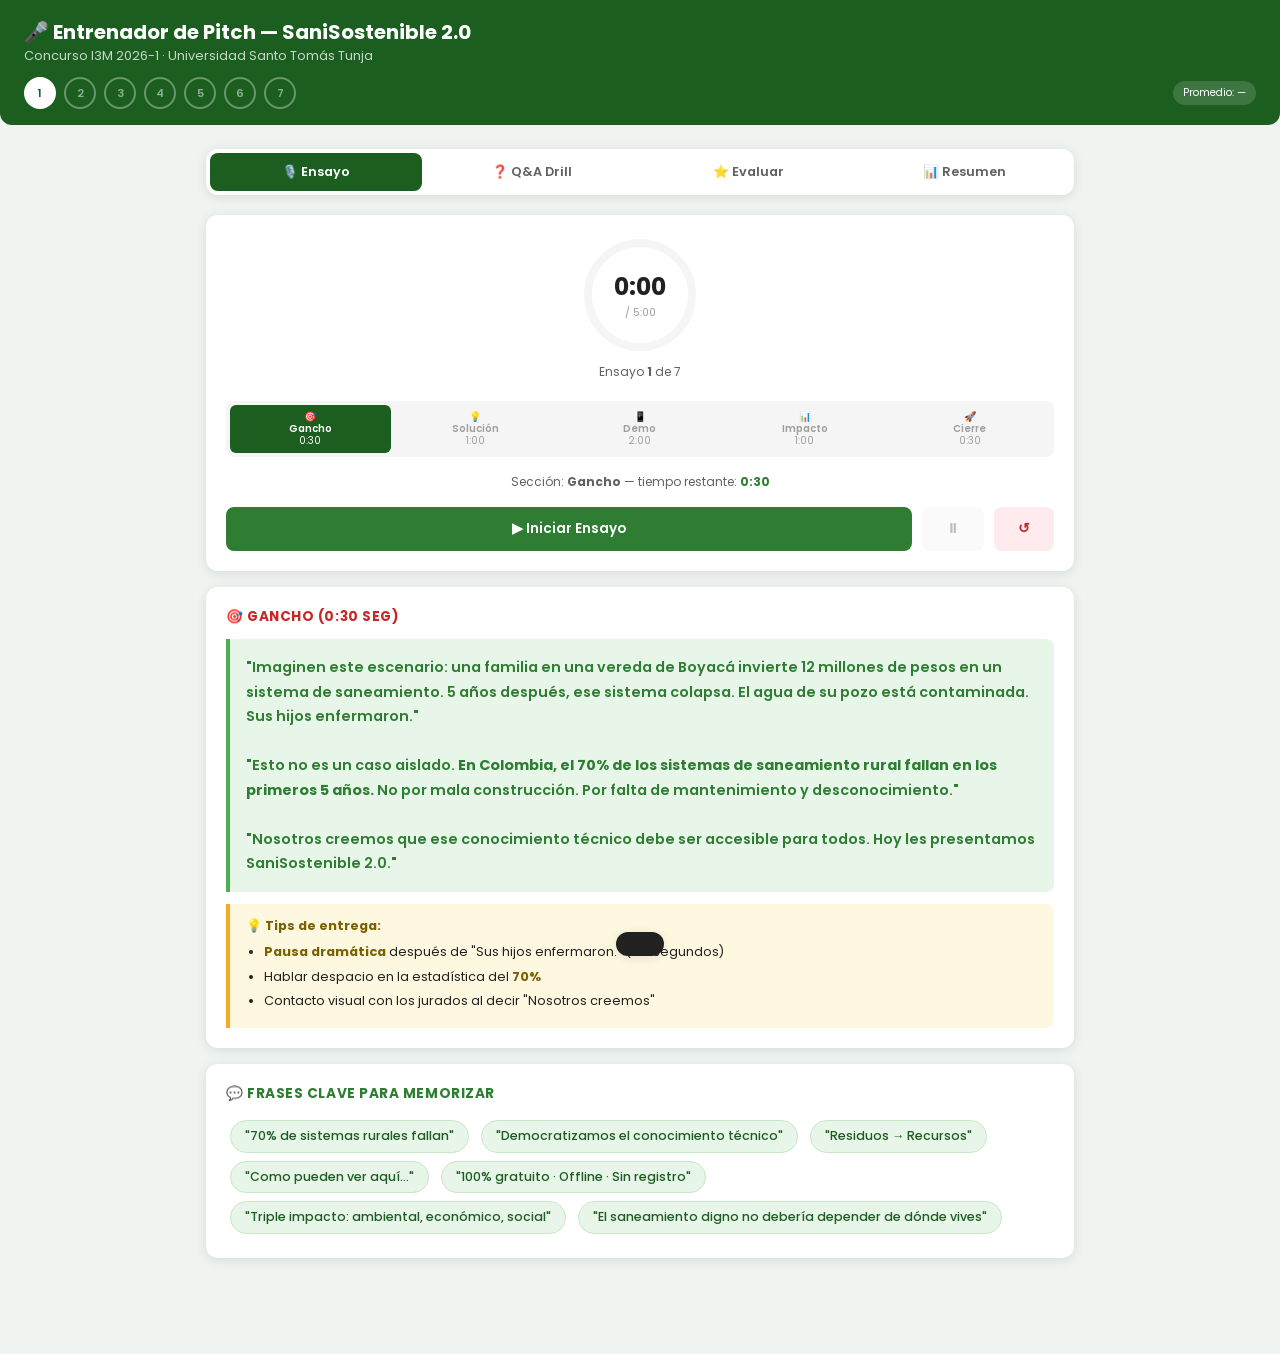
<file: wwwroot/pitch-trainer.html>
<!DOCTYPE html>
<html lang="es">
<head>
<meta charset="UTF-8">
<meta name="viewport" content="width=device-width, initial-scale=1.0">
<title>Entrenador de Pitch — SaniSostenible 2.0</title>
<link rel="preconnect" href="https://fonts.googleapis.com">
<link href="https://fonts.googleapis.com/css2?family=Poppins:wght@300;400;500;600;700&display=swap" rel="stylesheet">
<style>
/* ═══════════════════════════════════════════════
   DESIGN TOKENS
═══════════════════════════════════════════════ */
:root {
  --c-900: #1B5E20;
  --c-700: #2E7D32;
  --c-500: #4CAF50;
  --c-100: #C8E6C9;
  --c-50:  #E8F5E9;
  --warn:  #F9A825;
  --warn-light: #FFF8E1;
  --err:   #C62828;
  --err-light: #FFEBEE;
  --ok:    #2E7D32;
  --ok-light: #E8F5E9;
  --bg:    #F0F4F0;
  --white: #FFFFFF;
  --gray-100: #F5F5F5;
  --gray-400: #9E9E9E;
  --gray-700: #616161;
  --black: #212121;
  --shadow: 0 2px 12px rgba(0,0,0,.10);
  --radius: 12px;
  --ff: 'Poppins', sans-serif;
}

/* ═══════════════════════════════════════════════
   RESET & BASE
═══════════════════════════════════════════════ */
*, *::before, *::after { box-sizing: border-box; margin: 0; padding: 0; }
html { font-size: 16px; scroll-behavior: smooth; }
body {
  font-family: var(--ff);
  background: var(--bg);
  color: var(--black);
  min-height: 100vh;
  line-height: 1.5;
}
button { cursor: pointer; font-family: var(--ff); }
h1,h2,h3 { line-height: 1.2; }

/* ═══════════════════════════════════════════════
   LAYOUT
═══════════════════════════════════════════════ */
.app {
  max-width: 900px;
  margin: 0 auto;
  padding: 0 16px 80px;
}

/* ── Header ──────────────────────────────────── */
.header {
  background: var(--c-900);
  color: var(--white);
  padding: 20px 24px 16px;
  margin-bottom: 24px;
  border-radius: 0 0 var(--radius) var(--radius);
}
.header h1 { font-size: 1.25rem; font-weight: 700; }
.header p  { font-size: .8rem; opacity: .75; margin-top: 2px; }
.header-row {
  display: flex;
  align-items: center;
  justify-content: space-between;
  margin-top: 12px;
  gap: 12px;
}

/* ── Progress ensayos ────────────────────────── */
.ensayo-dots {
  display: flex;
  gap: 8px;
  align-items: center;
}
.dot {
  width: 32px;
  height: 32px;
  border-radius: 50%;
  border: 2px solid rgba(255,255,255,.35);
  display: flex;
  align-items: center;
  justify-content: center;
  font-size: .7rem;
  font-weight: 600;
  color: rgba(255,255,255,.5);
  transition: all .3s;
  cursor: default;
}
.dot.done   { background: var(--c-500); border-color: var(--c-500); color: var(--white); }
.dot.active { background: var(--white); border-color: var(--white); color: var(--c-900); }
.score-badge {
  font-size: .65rem;
  background: rgba(255,255,255,.15);
  padding: 4px 10px;
  border-radius: 20px;
  color: var(--white);
}

/* ═══════════════════════════════════════════════
   VIEWS (tabs)
═══════════════════════════════════════════════ */
.view { display: none; }
.view.active { display: block; }

/* ── Tab bar ─────────────────────────────────── */
.tabs {
  display: flex;
  background: var(--white);
  border-radius: var(--radius);
  padding: 4px;
  margin-bottom: 20px;
  box-shadow: var(--shadow);
  gap: 4px;
}
.tab-btn {
  flex: 1;
  padding: 10px 8px;
  border: none;
  background: transparent;
  border-radius: 8px;
  font-size: .8rem;
  font-weight: 600;
  color: var(--gray-700);
  transition: all .2s;
}
.tab-btn.active {
  background: var(--c-900);
  color: var(--white);
}

/* ═══════════════════════════════════════════════
   CARDS
═══════════════════════════════════════════════ */
.card {
  background: var(--white);
  border-radius: var(--radius);
  padding: 20px;
  box-shadow: var(--shadow);
  margin-bottom: 16px;
}
.card-title {
  font-size: .85rem;
  font-weight: 700;
  color: var(--c-700);
  text-transform: uppercase;
  letter-spacing: .04em;
  margin-bottom: 12px;
}

/* ═══════════════════════════════════════════════
   VIEW 1 — ENTRENADOR (script + timer)
═══════════════════════════════════════════════ */

/* ── Timer principal ─────────────────────────── */
.timer-ring {
  display: flex;
  flex-direction: column;
  align-items: center;
  gap: 8px;
  margin-bottom: 20px;
}
.ring-wrap {
  position: relative;
  width: 120px;
  height: 120px;
}
#ring-svg { transform: rotate(-90deg); }
#ring-track { fill: none; stroke: var(--gray-100); stroke-width: 8; }
#ring-progress { fill: none; stroke: var(--c-500); stroke-width: 8; stroke-linecap: round; transition: stroke-dashoffset .5s linear, stroke .3s; }
.ring-time {
  position: absolute;
  inset: 0;
  display: flex;
  flex-direction: column;
  align-items: center;
  justify-content: center;
}
.ring-time .elapsed   { font-size: 1.5rem; font-weight: 700; color: var(--black); }
.ring-time .total-lbl { font-size: .65rem; color: var(--gray-400); }

/* ── Secciones ───────────────────────────────── */
.sections-bar {
  display: flex;
  gap: 4px;
  margin-bottom: 16px;
  background: var(--gray-100);
  border-radius: 8px;
  padding: 4px;
}
.sec-chip {
  flex: 1;
  padding: 6px 4px;
  border-radius: 6px;
  text-align: center;
  font-size: .62rem;
  font-weight: 600;
  color: var(--gray-400);
  border: none;
  background: transparent;
  cursor: pointer;
  transition: all .2s;
  line-height: 1.2;
}
.sec-chip.active { background: var(--c-900); color: var(--white); }
.sec-chip.done   { background: var(--c-100); color: var(--c-700); }

.sec-timer {
  font-size: .75rem;
  text-align: center;
  margin-bottom: 16px;
  color: var(--gray-700);
}
#sec-time-display { font-weight: 700; color: var(--c-700); }
#sec-time-display.warn  { color: var(--warn); }
#sec-time-display.over  { color: var(--err); }

/* ── Script block ────────────────────────────── */
.script-block {
  background: var(--c-50);
  border-left: 4px solid var(--c-500);
  border-radius: 0 8px 8px 0;
  padding: 16px;
  margin-bottom: 12px;
}
.script-block blockquote {
  font-style: italic;
  color: var(--black);
  font-size: .9rem;
  line-height: 1.7;
}
.script-block blockquote em {
  font-style: normal;
  font-weight: 600;
  color: var(--c-700);
}

.tips-block {
  background: var(--warn-light);
  border-left: 4px solid var(--warn);
  border-radius: 0 8px 8px 0;
  padding: 12px 16px;
  font-size: .8rem;
  color: var(--black);
  line-height: 1.6;
}
.tips-block strong { color: #7B6000; }

/* ── Controls ────────────────────────────────── */
.controls {
  display: flex;
  gap: 10px;
  margin-top: 16px;
  flex-wrap: wrap;
}
.btn {
  padding: 12px 24px;
  border: none;
  border-radius: 8px;
  font-size: .85rem;
  font-weight: 600;
  transition: all .2s;
}
.btn-primary   { background: var(--c-700); color: var(--white); }
.btn-secondary { background: var(--gray-100); color: var(--gray-700); }
.btn-danger    { background: var(--err-light); color: var(--err); }
.btn-warn      { background: var(--warn-light); color: #7B6000; }
.btn:hover { opacity: .9; transform: translateY(-1px); }
.btn:disabled { opacity: .4; cursor: not-allowed; transform: none; }
.btn-full { flex: 1; text-align: center; }

/* ── Frases clave ────────────────────────────── */
.phrase-chip {
  display: inline-block;
  background: var(--c-50);
  border: 1px solid var(--c-100);
  border-radius: 20px;
  padding: 6px 14px;
  font-size: .78rem;
  margin: 4px;
  color: var(--c-900);
  font-weight: 500;
}

/* ═══════════════════════════════════════════════
   VIEW 2 — Q&A DRILL
═══════════════════════════════════════════════ */
.qa-card { position: relative; }
.qa-question {
  font-size: 1rem;
  font-weight: 600;
  color: var(--black);
  margin-bottom: 16px;
  line-height: 1.5;
}
.qa-answer {
  background: var(--c-50);
  border-left: 4px solid var(--c-500);
  border-radius: 0 8px 8px 0;
  padding: 14px 16px;
  font-size: .85rem;
  line-height: 1.6;
  display: none;
}
.qa-answer.show { display: block; }
.qa-score-row {
  display: flex;
  gap: 8px;
  margin-top: 14px;
  align-items: center;
  flex-wrap: wrap;
}
.qa-score-row span { font-size: .78rem; color: var(--gray-700); }
.star-btn {
  background: none;
  border: none;
  font-size: 1.3rem;
  cursor: pointer;
  transition: transform .15s;
  color: var(--gray-400);
}
.star-btn.on { color: var(--warn); }
.star-btn:hover { transform: scale(1.2); }
.qa-counter { font-size: .75rem; color: var(--gray-400); text-align: right; margin-top: 8px; }
.qa-nav { display: flex; gap: 10px; margin-top: 14px; }

/* ═══════════════════════════════════════════════
   VIEW 3 — EVALUACIÓN POS-ENSAYO
═══════════════════════════════════════════════ */
.eval-form { display: grid; gap: 14px; }
.eval-row {
  display: flex;
  align-items: center;
  justify-content: space-between;
  gap: 12px;
}
.eval-label {
  font-size: .85rem;
  font-weight: 500;
  flex: 1;
}
.eval-label span { display: block; font-size: .7rem; color: var(--gray-400); font-weight: 400; }
.stars { display: flex; gap: 4px; }
.eval-total {
  font-size: 1.5rem;
  font-weight: 700;
  text-align: center;
  color: var(--c-700);
  margin: 8px 0 4px;
}
.eval-total small { font-size: .75rem; font-weight: 400; color: var(--gray-400); display: block; }

/* ═══════════════════════════════════════════════
   VIEW 4 — RESUMEN / PROGRESO
═══════════════════════════════════════════════ */
.progress-chart {
  display: flex;
  align-items: flex-end;
  gap: 12px;
  height: 140px;
  margin-bottom: 8px;
}
.bar-col {
  flex: 1;
  display: flex;
  flex-direction: column;
  align-items: center;
  gap: 4px;
  height: 100%;
  justify-content: flex-end;
}
.bar-fill {
  width: 100%;
  border-radius: 6px 6px 0 0;
  transition: height .5s ease;
  min-height: 4px;
  background: var(--c-500);
}
.bar-fill.best { background: var(--c-700); }
.bar-label { font-size: .65rem; color: var(--gray-400); font-weight: 600; }
.bar-score { font-size: .72rem; color: var(--c-700); font-weight: 700; }
.progress-chart-axis {
  border-top: 1px solid var(--gray-100);
  font-size: .65rem;
  color: var(--gray-400);
  text-align: right;
  padding-top: 4px;
  margin-bottom: 16px;
}

.criteria-table { width: 100%; border-collapse: collapse; }
.criteria-table th,
.criteria-table td { text-align: left; padding: 8px 10px; font-size: .8rem; }
.criteria-table th { color: var(--gray-400); font-weight: 600; border-bottom: 1px solid var(--gray-100); }
.criteria-table td:first-child { font-weight: 500; }
.criteria-table tr:nth-child(even) td { background: var(--gray-100); }
.star-mini { color: var(--warn); font-size: .85rem; }
.star-mini-empty { color: var(--gray-100); font-size: .85rem; }

/* ── Completion banner ────────────────────────── */
.completion-banner {
  background: linear-gradient(135deg, var(--c-700), var(--c-900));
  color: var(--white);
  border-radius: var(--radius);
  padding: 24px;
  text-align: center;
  display: none;
}
.completion-banner.show { display: block; }
.completion-banner h2 { font-size: 1.4rem; margin-bottom: 8px; }
.completion-banner p  { opacity: .8; font-size: .85rem; }
.big-score {
  font-size: 3rem;
  font-weight: 700;
  margin: 12px 0 4px;
}
.big-score small { font-size: 1rem; opacity: .6; font-weight: 400; }

/* ── Toast ───────────────────────────────────── */
.toast {
  position: fixed;
  bottom: 24px;
  left: 50%;
  transform: translateX(-50%) translateY(80px);
  background: var(--black);
  color: var(--white);
  padding: 12px 24px;
  border-radius: 24px;
  font-size: .85rem;
  transition: transform .3s ease;
  z-index: 999;
  white-space: nowrap;
  box-shadow: var(--shadow);
}
.toast.show { transform: translateX(-50%) translateY(0); }

/* ── Responsive ──────────────────────────────── */
@media (max-width: 600px) {
  .eval-row { flex-direction: column; align-items: flex-start; }
  .controls { flex-direction: column; }
}
</style>
</head>
<body>

<!-- Header fijo -->
<header class="header">
  <h1>🎤 Entrenador de Pitch — SaniSostenible 2.0</h1>
  <p>Concurso I3M 2026-1 · Universidad Santo Tomás Tunja</p>
  <div class="header-row">
    <div class="ensayo-dots" id="ensayo-dots"></div>
    <span class="score-badge" id="avg-badge">Promedio: —</span>
  </div>
</header>

<div class="app">

  <!-- Tabs de navegación -->
  <nav class="tabs">
    <button class="tab-btn active" onclick="showTab('trainer')">🎙️ Ensayo</button>
    <button class="tab-btn" onclick="showTab('qa')">❓ Q&amp;A Drill</button>
    <button class="tab-btn" onclick="showTab('eval')">⭐ Evaluar</button>
    <button class="tab-btn" onclick="showTab('resumen')">📊 Resumen</button>
  </nav>

  <!-- ══════════════════════════════════════════
       VIEW 1: ENTRENADOR
  ══════════════════════════════════════════ -->
  <section class="view active" id="view-trainer">

    <!-- Timer -->
    <div class="card">
      <div class="timer-ring">
        <div class="ring-wrap">
          <svg id="ring-svg" width="120" height="120" viewBox="0 0 120 120">
            <circle id="ring-track"    cx="60" cy="60" r="52"/>
            <circle id="ring-progress" cx="60" cy="60" r="52"
              stroke-dasharray="326.7"
              stroke-dashoffset="326.7"/>
          </svg>
          <div class="ring-time">
            <span class="elapsed" id="elapsed-time">0:00</span>
            <span class="total-lbl">/ 5:00</span>
          </div>
        </div>
        <div style="text-align:center">
          <div style="font-size:.75rem;color:var(--gray-700);">Ensayo <strong id="current-ensayo-lbl">1</strong> de 7</div>
        </div>
      </div>

      <!-- Secciones -->
      <div class="sections-bar" id="sections-bar"></div>
      <div class="sec-timer">
        Sección: <strong id="sec-name-display">Gancho</strong> —
        tiempo restante: <span id="sec-time-display">0:30</span>
      </div>

      <!-- Controles -->
      <div class="controls">
        <button class="btn btn-primary btn-full" id="btn-start" onclick="startTimer()">▶ Iniciar Ensayo</button>
        <button class="btn btn-secondary" id="btn-pause" onclick="pauseTimer()" disabled>⏸</button>
        <button class="btn btn-danger" id="btn-reset" onclick="resetTimer()">↺</button>
      </div>
    </div>

    <!-- Script según sección activa -->
    <div id="script-container"></div>

    <!-- Frases clave -->
    <div class="card">
      <div class="card-title">💬 Frases Clave para Memorizar</div>
      <div>
        <span class="phrase-chip">"70% de sistemas rurales fallan"</span>
        <span class="phrase-chip">"Democratizamos el conocimiento técnico"</span>
        <span class="phrase-chip">"Residuos → Recursos"</span>
        <span class="phrase-chip">"Como pueden ver aquí..."</span>
        <span class="phrase-chip">"100% gratuito · Offline · Sin registro"</span>
        <span class="phrase-chip">"Triple impacto: ambiental, económico, social"</span>
        <span class="phrase-chip">"El saneamiento digno no debería depender de dónde vives"</span>
      </div>
    </div>

  </section>

  <!-- ══════════════════════════════════════════
       VIEW 2: Q&A DRILL
  ══════════════════════════════════════════ -->
  <section class="view" id="view-qa">
    <div class="card qa-card">
      <div class="card-title">❓ Simulación de Preguntas del Jurado</div>
      <div class="qa-question" id="qa-q"></div>
      <button class="btn btn-secondary" id="btn-reveal" onclick="revealAnswer()" style="margin-bottom:10px">
        👁 Ver respuesta preparada
      </button>
      <div class="qa-answer" id="qa-a"></div>
      <div class="qa-score-row">
        <span>¿Qué tan seguro te sentiste?</span>
        <div id="qa-stars" class="stars"></div>
      </div>
      <div class="qa-counter" id="qa-counter"></div>
      <div class="qa-nav">
        <button class="btn btn-secondary" onclick="prevQA()">← Anterior</button>
        <button class="btn btn-primary" onclick="nextQA()">Siguiente →</button>
        <button class="btn btn-warn" onclick="shuffleQA()" style="margin-left:auto">🔀 Mezclar</button>
      </div>
    </div>
  </section>

  <!-- ══════════════════════════════════════════
       VIEW 3: EVALUACIÓN
  ══════════════════════════════════════════ -->
  <section class="view" id="view-eval">
    <div class="card">
      <div class="card-title">⭐ Autoevaluación — Ensayo <span id="eval-ensayo-num">1</span></div>
      <p style="font-size:.8rem;color:var(--gray-700);margin-bottom:16px;">
        Después de cada ensayo, evalúate en 5 dimensiones (1-5 estrellas).
        El sistema guarda tu progreso automáticamente.
      </p>
      <div class="eval-form" id="eval-form"></div>
      <div class="eval-total" id="eval-total">—<small>puntuación total</small></div>
      <div class="controls" style="margin-top:8px">
        <button class="btn btn-primary btn-full" onclick="saveEval()">💾 Guardar Evaluación</button>
      </div>
    </div>
  </section>

  <!-- ══════════════════════════════════════════
       VIEW 4: RESUMEN / PROGRESO
  ══════════════════════════════════════════ -->
  <section class="view" id="view-resumen">

    <!-- Banner de completado -->
    <div class="completion-banner" id="completion-banner">
      <div style="font-size:2rem">🏆</div>
      <h2>¡7 Ensayos Completados!</h2>
      <p>Estás listo para el Concurso I3M 2026-1</p>
      <div class="big-score" id="final-score">—<small>/25</small></div>
      <p style="opacity:.6;font-size:.75rem">Puntuación promedio sobre 5 ensayos evaluados</p>
    </div>

    <!-- Gráfico de barras -->
    <div class="card">
      <div class="card-title">📈 Evolución de Puntuación (Ensayos 1-7)</div>
      <div class="progress-chart" id="progress-chart"></div>
      <div class="progress-chart-axis">Escala: 0–25 puntos</div>
    </div>

    <!-- Tabla detallada -->
    <div class="card">
      <div class="card-title">📋 Detalle por Criterio</div>
      <table class="criteria-table" id="criteria-table">
        <thead>
          <tr>
            <th>Criterio</th>
            <th>E1</th><th>E2</th><th>E3</th><th>E4</th><th>E5</th><th>E6</th><th>E7</th>
          </tr>
        </thead>
        <tbody id="criteria-body"></tbody>
      </table>
    </div>

    <!-- Botones de gestión -->
    <div class="controls">
      <button class="btn btn-warn btn-full" onclick="exportProgress()">📤 Exportar progreso (JSON)</button>
      <button class="btn btn-danger" onclick="resetAll()">🗑 Reiniciar todo</button>
    </div>
  </section>

</div><!-- .app -->

<div class="toast" id="toast"></div>

<script>
// ═══════════════════════════════════════════════════
//  DATA — SECCIONES DEL PITCH
// ═══════════════════════════════════════════════════
const SECTIONS = [
  {
    id: 'gancho',
    label: 'Gancho',
    emoji: '🎯',
    duration: 30,
    color: '#C62828',
    script: `<em>"Imaginen este escenario: una familia en una vereda de Boyacá invierte 12 millones de pesos en un sistema de saneamiento. 5 años después, ese sistema colapsa. El agua de su pozo está contaminada. Sus hijos enfermaron."</em>
    <br><br>
    <em>"Esto no es un caso aislado. <strong>En Colombia, el 70% de los sistemas de saneamiento rural fallan en los primeros 5 años.</strong> No por mala construcción. Por falta de mantenimiento y desconocimiento."</em>
    <br><br>
    <em>"Nosotros creemos que ese conocimiento técnico debe ser accesible para todos. Hoy les presentamos SaniSostenible 2.0."</em>`,
    tips: [
      '<strong>Pausa dramática</strong> después de "Sus hijos enfermaron." (1-2 segundos)',
      'Hablar despacio en la estadística del <strong>70%</strong>',
      'Contacto visual con los jurados al decir "Nosotros creemos"'
    ]
  },
  {
    id: 'solucion',
    label: 'Solución',
    emoji: '💡',
    duration: 60,
    color: '#0277BD',
    script: `<em>"Desarrollamos SaniSostenible 2.0: un asistente técnico virtual que <strong>democratiza el conocimiento especializado de saneamiento</strong> y transforma residuos en recursos mediante economía circular."</em>
    <br><br>
    <em>"¿Cómo lo hace? Tiene dos módulos que trabajan juntos:"</em>
    <br><br>
    <em>"El primero es el <strong>Manual Interactivo de Acceso Libre</strong>: guías visuales paso a paso, un diagnóstico rápido con sistema de semáforo —verde, amarillo, rojo— y alertas inteligentes basadas en mediciones. Cualquier familia rural puede usarlo, sin internet, desde un smartphone básico."</em>
    <br><br>
    <em>"El segundo es el módulo <strong>Eco-Compost</strong>: convertimos los lodos extraídos del tanque séptico —que normalmente son un problema de disposición— en compost orgánico de valor. Cero residuos. Economía circular aplicada al saneamiento."</em>`,
    tips: [
      'Mostrar el prototipo abierto mientras habla de los módulos',
      '<strong>Señalar visualmente</strong> cada módulo al mencionarlo',
      'Énfasis en <strong>"sin internet"</strong> y <strong>"smartphone básico"</strong>'
    ]
  },
  {
    id: 'demo',
    label: 'Demo',
    emoji: '📱',
    duration: 120,
    color: '#1B5E20',
    script: `<em>"Como pueden ver aquí..."</em> [abrir prototipo]
    <br><br>
    <em>"Inicio en la pantalla principal. Tenemos acceso rápido a todos los módulos. Voy a mostrarles el flujo de diagnóstico."</em> [tocar 🔍 Diagnóstico]
    <br><br>
    <em>"El usuario selecciona qué quiere revisar —en este caso, el tanque séptico."</em> [tocar Tanque Séptico]
    <br><br>
    <em>"La app hace tres preguntas simples con ilustraciones. Sin tecnicismos."</em> [navegar preguntas 1, 2, 3]
    <br><br>
    <em>"Y aquí está la magia: basado en las respuestas, el sistema clasifica automáticamente y le dice exactamente qué hacer."</em> [mostrar resultado rojo]
    <br><br>
    <em>"¿Ven el botón de WhatsApp? Con un toque, el usuario conecta directamente con un técnico certificado de RISC."</em>
    <br><br>
    <em>"Ahora, el módulo Eco-Compost."</em> [navegar a 🌱 Eco-Compost]
    <br><br>
    <em>"Aquí le preguntamos sobre la seguridad del lodo y generamos un protocolo personalizado de compostaje, con un calendario interactivo de 12 semanas."</em>
    <br><br>
    <em>"Y todo esto... es completamente gratuito."</em>`,
    tips: [
      '<strong>Practicar la navegación del prototipo</strong> mínimo 20 veces',
      'Tener el link de Figma en favoritos y probado ese día',
      '<strong>Plan B</strong>: capturas de pantalla en PowerPoint si Figma falla',
      'Hablar lento durante la demo — el jurado necesita procesar'
    ]
  },
  {
    id: 'impacto',
    label: 'Impacto',
    emoji: '📊',
    duration: 60,
    color: '#F9A825',
    script: `<em>"El valor de SaniSostenible 2.0 es triple:"</em>
    <br><br>
    <em>"<strong>Ambiental</strong>: reducción directa de la contaminación de acuíferos, y la transformación de residuos en compost —un subproducto con valor real para el suelo."</em>
    <br><br>
    <em>"<strong>Económico</strong>: cada familia rural que produce compost puede generar entre 120.000 y 180.000 pesos al año en abono, además de evitar reparaciones que cuestan hasta 15 millones de pesos."</em>
    <br><br>
    <em>"<strong>Social</strong>: el conocimiento técnico deja de ser exclusivo de los ingenieros. Cualquier campesino con un smartphone puede operar su sistema correctamente."</em>
    <br><br>
    <em>"Estamos alineados con el <strong>ODS 6</strong>, con la <strong>Resolución 330 de 2017</strong> del Ministerio de Vivienda, y con el Plan Nacional de Desarrollo. No somos una idea en el aire —somos una solución con base técnica, normativa y social."</em>
    <br><br>
    <em>"Nuestra meta en el primer año: <strong>200 familias</strong>, <strong>500 kg de compost</strong>, y reducción de ETAs en esas comunidades en un <strong>15%</strong>."</em>`,
    tips: [
      'Mostrar el Slide 4 (Triple Impacto) mientras habla',
      'Gesticular los <strong>3 números</strong>: 200 familias, 500 kg, 15%',
      'Voz firme al citar normativa: ODS 6 y Resolución 330/2017'
    ]
  },
  {
    id: 'cierre',
    label: 'Cierre',
    emoji: '🚀',
    duration: 30,
    color: '#4CAF50',
    script: `<em>"Hoy les mostramos un prototipo. Pero detrás de este prototipo hay una PWA funcional, APIs reales en producción, y un equipo de RISC Ingeniería S.A.S que lleva 10 años trabajando en el saneamiento rural colombiano."</em>
    <br><br>
    <em>"La visión es clara: pasar de este prototipo a una solución validada en campo en Boyacá, luego escalar a nivel nacional, y que en 5 años, el saneamiento rural en Colombia ya no sea el colapso silencioso que describimos al principio."</em>
    <br><br>
    <em>"Porque el acceso al saneamiento digno no debería depender de cuánto dinero tienes ni de si vives en la ciudad o en una vereda."</em>
    <br><br>
    <em>"Somos SaniSostenible 2.0. <strong>Gracias.</strong>"</em>`,
    tips: [
      '<strong>Terminar en silencio breve</strong> antes de ceder la palabra',
      'Mantener contacto visual con todo el jurado al decir "Gracias"',
      'NO agregar información extra después del cierre'
    ]
  }
];

// ═══════════════════════════════════════════════════
//  DATA — Q&A
// ═══════════════════════════════════════════════════
const QA_DATA = [
  {
    q: '¿Por qué una PWA y no una app nativa?',
    a: 'Una PWA no requiere descargar desde Play Store ni App Store. El usuario rural puede acceder directamente desde su navegador Chrome y agregarla a la pantalla de inicio. Además funciona offline, lo cual es crítico en zonas sin conectividad permanente.'
  },
  {
    q: '¿Cómo garantizan la seguridad del compost?',
    a: 'Seguimos la Resolución 1287 de 2014 del MADS que regula los biosólidos en Colombia. El módulo clasifica el riesgo antes de iniciar el proceso y solo recomienda el compostaje directo para lodos de bajo riesgo verificado.'
  },
  {
    q: '¿Cuál es el modelo de negocio?',
    a: 'Doble pilar: el módulo gratuito para usuarios finales genera adopción masiva, y un módulo Pro para empresas de mantenimiento como RISC que pagan por herramientas avanzadas. El pilar Pro financia el acceso libre del pilar social.'
  },
  {
    q: '¿Han validado esto con usuarios reales?',
    a: 'La app base de RISC Ingeniería S.A.S está en producción y ha sido usada por clientes reales. El módulo Eco-Compost es nuevo y está planificado para validación en campo en el segundo semestre de 2026, con comunidades de Boyacá.'
  },
  {
    q: '¿Cómo escalan esto a nivel nacional?',
    a: 'Mediante alianzas con operadores locales certificados en cada municipio, que usan el módulo Pro para gestionar sus servicios. RISC actúa como franquicia tecnológica y los operadores locales llevan el servicio físico.'
  },
  {
    q: '¿Por qué .NET y no otra tecnología?',
    a: '.NET 8 es la tecnología más reciente de Microsoft, con soporte hasta 2030. La arquitectura de API REST + SPA Vanilla JS garantiza máxima compatibilidad, incluso con navegadores móviles básicos de gama baja.'
  },
  {
    q: '¿Cómo financian el desarrollo completo?',
    a: 'El modelo Pro genera ingresos desde el primer contrato con operadores de mantenimiento. Además exploramos fondos Colciencias/MinCiencias para la validación en campo. El desarrollo técnico base ya existe —lo que se requiere es financiación para el diseño final y la escala.'
  }
];

// ═══════════════════════════════════════════════════
//  DATA — CRITERIOS DE EVALUACIÓN
// ═══════════════════════════════════════════════════
const CRITERIA = [
  { id: 'tempo',     label: 'Tempo y Fluidez',    desc: '¿Mantuviste el ritmo? ¿Sin pausas largas?' },
  { id: 'voz',      label: 'Voz y Proyección',    desc: '¿Tono claro, volumen adecuado, énfasis correcto?' },
  { id: 'contenido',label: 'Contenido Completo',  desc: '¿Cubriste todas las secciones sin olvidar puntos?' },
  { id: 'demo',     label: 'Demo del Prototipo',  desc: '¿Fue fluida la navegación? ¿Sin tropiezos?' },
  { id: 'confianza',label: 'Confianza y Presencia',desc: '¿Contacto visual, lenguaje corporal, seguridad?' }
];

// ═══════════════════════════════════════════════════
//  STATE
// ═══════════════════════════════════════════════════
let timerInterval = null;
let elapsedSec    = 0;
let running       = false;
let curSecIdx     = 0;
let secElapsed    = 0;

// localStorage key
const LS_KEY = 'sanipitch_v2';

function loadState() {
  try { return JSON.parse(localStorage.getItem(LS_KEY)) || { evals: [], currentEnsayo: 1 }; }
  catch { return { evals: [], currentEnsayo: 1 }; }
}
function saveState(st) { localStorage.setItem(LS_KEY, JSON.stringify(st)); }

let STATE = loadState();

// Q&A state
let qaList  = [...QA_DATA];
let qaIndex = 0;
let qaScores = {};

// ═══════════════════════════════════════════════════
//  INIT
// ═══════════════════════════════════════════════════
function init() {
  buildEnsayoDots();
  buildSectionsBar();
  buildScript();
  buildEvalForm();
  buildQA();
  refreshResumen();
  updateEvalHeader();
}

// ═══════════════════════════════════════════════════
//  TABS
// ═══════════════════════════════════════════════════
function showTab(tab) {
  document.querySelectorAll('.view').forEach(v => v.classList.remove('active'));
  document.querySelectorAll('.tab-btn').forEach(b => b.classList.remove('active'));
  document.getElementById(`view-${tab}`).classList.add('active');
  event.currentTarget.classList.add('active');
  if (tab === 'resumen') refreshResumen();
}

// ═══════════════════════════════════════════════════
//  ENSAYO DOTS
// ═══════════════════════════════════════════════════
function buildEnsayoDots() {
  const container = document.getElementById('ensayo-dots');
  container.innerHTML = '';
  for (let i = 1; i <= 7; i++) {
    const d = document.createElement('div');
    d.className = 'dot';
    d.textContent = i;
    const hasEval = STATE.evals.find(e => e.ensayo === i);
    if (i < STATE.currentEnsayo || hasEval) d.classList.add('done');
    if (i === STATE.currentEnsayo)          d.classList.add('active');
    container.appendChild(d);
  }
  // promedio
  const scores = STATE.evals.map(e => e.total);
  const avg = scores.length ? (scores.reduce((a,b) => a+b,0) / scores.length).toFixed(1) : '—';
  document.getElementById('avg-badge').textContent = `Promedio: ${avg}${scores.length ? '/25' : ''}`;
  document.getElementById('current-ensayo-lbl').textContent = STATE.currentEnsayo;
}

// ═══════════════════════════════════════════════════
//  TIMER
// ═══════════════════════════════════════════════════
function buildSectionsBar() {
  const bar = document.getElementById('sections-bar');
  bar.innerHTML = '';
  SECTIONS.forEach((s, i) => {
    const btn = document.createElement('button');
    btn.className = 'sec-chip' + (i === curSecIdx ? ' active' : '');
    btn.innerHTML = `${s.emoji}<br>${s.label}<br><span style="font-weight:400">${formatSec(s.duration)}</span>`;
    btn.onclick = () => { if (!running) jumpToSection(i); };
    bar.appendChild(btn);
  });
}

function jumpToSection(idx) {
  curSecIdx  = idx;
  secElapsed = 0;
  elapsedSec = SECTIONS.slice(0, idx).reduce((a, s) => a + s.duration, 0);
  updateDisplay();
  buildScript();
}

function startTimer() {
  if (running) return;
  running = true;
  document.getElementById('btn-start').disabled = true;
  document.getElementById('btn-pause').disabled = false;
  timerInterval = setInterval(tick, 1000);
}

function pauseTimer() {
  if (!running) return;
  running = false;
  clearInterval(timerInterval);
  document.getElementById('btn-start').disabled = false;
  document.getElementById('btn-pause').disabled = true;
}

function resetTimer() {
  pauseTimer();
  elapsedSec = 0;
  curSecIdx  = 0;
  secElapsed = 0;
  document.getElementById('btn-start').disabled = false;
  document.getElementById('btn-pause').disabled = true;
  updateDisplay();
  buildScript();
  buildSectionsBar();
}

function tick() {
  elapsedSec++;
  secElapsed++;

  const curSec = SECTIONS[curSecIdx];
  if (secElapsed >= curSec.duration) {
    // Avanzar a siguiente sección
    if (curSecIdx < SECTIONS.length - 1) {
      curSecIdx++;
      secElapsed = 0;
      buildScript();
    } else {
      // Pitch terminado
      clearInterval(timerInterval);
      running = false;
      document.getElementById('btn-start').disabled = false;
      document.getElementById('btn-pause').disabled = true;
      onPitchComplete();
    }
  }
  updateDisplay();
  updateSectionsBar();
}

const TOTAL_SECS = SECTIONS.reduce((a, s) => a + s.duration, 0); // 300

function updateDisplay() {
  // Reloj principal
  document.getElementById('elapsed-time').textContent = formatSec(elapsedSec);

  // Ring
  const circumference = 326.7;
  const progress = Math.min(elapsedSec / TOTAL_SECS, 1);
  const offset   = circumference * (1 - progress);
  const ring     = document.getElementById('ring-progress');
  ring.style.strokeDashoffset = offset;
  // Color: verde → amarillo → rojo
  if (elapsedSec > TOTAL_SECS)        ring.style.stroke = '#C62828';
  else if (elapsedSec > TOTAL_SECS * .85) ring.style.stroke = '#F9A825';
  else                                    ring.style.stroke = '#4CAF50';

  // Sección restante
  const curSec    = SECTIONS[curSecIdx];
  const remaining = curSec.duration - secElapsed;
  const secDisp   = document.getElementById('sec-time-display');
  secDisp.textContent = formatSec(Math.max(0, remaining));
  secDisp.className   = remaining <= 5 ? 'over' : remaining <= 10 ? 'warn' : '';
  document.getElementById('sec-name-display').textContent = `${curSec.emoji} ${curSec.label}`;
}

function updateSectionsBar() {
  const chips = document.querySelectorAll('#sections-bar .sec-chip');
  chips.forEach((c, i) => {
    c.className = 'sec-chip';
    if (i < curSecIdx)    c.classList.add('done');
    if (i === curSecIdx)  c.classList.add('active');
  });
}

function formatSec(s) {
  const m = Math.floor(s / 60);
  const r = s % 60;
  return `${m}:${String(r).padStart(2,'0')}`;
}

function onPitchComplete() {
  showToast('✅ ¡Pitch completo! Ve a la pestaña Evaluar para registrar tu puntuación.');
  // Avanzar contador si no está ya evaluado
  showTab_direct('eval');
}
function showTab_direct(tab) {
  document.querySelectorAll('.view').forEach(v => v.classList.remove('active'));
  document.querySelectorAll('.tab-btn').forEach(b => b.classList.remove('active'));
  document.getElementById(`view-${tab}`).classList.add('active');
  document.querySelectorAll('.tab-btn').forEach(b => {
    if (b.getAttribute('onclick')?.includes(tab)) b.classList.add('active');
  });
}

// ═══════════════════════════════════════════════════
//  SCRIPT VIEWER
// ═══════════════════════════════════════════════════
function buildScript() {
  const s   = SECTIONS[curSecIdx];
  const container = document.getElementById('script-container');
  container.innerHTML = `
    <div class="card">
      <div class="card-title" style="color:${s.color}">${s.emoji} ${s.label.toUpperCase()} (${formatSec(s.duration)} seg)</div>
      <div class="script-block">
        <blockquote>${s.script}</blockquote>
      </div>
      <div class="tips-block" style="margin-top:12px">
        <strong>💡 Tips de entrega:</strong>
        <ul style="margin-top:6px;padding-left:18px">
          ${s.tips.map(t => `<li style="margin-bottom:4px">${t}</li>`).join('')}
        </ul>
      </div>
    </div>
  `;
}

// ═══════════════════════════════════════════════════
//  Q&A DRILL
// ═══════════════════════════════════════════════════
function buildQA() {
  renderQA();
  buildQAStars();
}

function renderQA() {
  const item = qaList[qaIndex];
  document.getElementById('qa-q').textContent = item.q;
  const aEl = document.getElementById('qa-a');
  aEl.textContent = item.a;
  aEl.classList.remove('show');
  document.getElementById('btn-reveal').style.display = 'block';
  document.getElementById('qa-counter').textContent = `Pregunta ${qaIndex + 1} de ${qaList.length}`;
  // Restaurar estrellas
  const score = qaScores[qaIndex] || 0;
  document.querySelectorAll('#qa-stars .star-btn').forEach((s, i) => {
    s.classList.toggle('on', i < score);
  });
}

function buildQAStars() {
  const c = document.getElementById('qa-stars');
  c.innerHTML = '';
  for (let i = 1; i <= 5; i++) {
    const b = document.createElement('button');
    b.className = 'star-btn';
    b.textContent = '★';
    b.dataset.val = i;
    b.onclick = () => {
      qaScores[qaIndex] = i;
      document.querySelectorAll('#qa-stars .star-btn').forEach((s, idx) => s.classList.toggle('on', idx < i));
    };
    c.appendChild(b);
  }
}

function revealAnswer() {
  document.getElementById('qa-a').classList.add('show');
  document.getElementById('btn-reveal').style.display = 'none';
}

function nextQA() {
  qaIndex = (qaIndex + 1) % qaList.length;
  renderQA();
}
function prevQA() {
  qaIndex = (qaIndex - 1 + qaList.length) % qaList.length;
  renderQA();
}
function shuffleQA() {
  for (let i = qaList.length - 1; i > 0; i--) {
    const j = Math.floor(Math.random() * (i + 1));
    [qaList[i], qaList[j]] = [qaList[j], qaList[i]];
  }
  qaIndex = 0;
  qaScores = {};
  renderQA();
  showToast('🔀 Preguntas mezcladas');
}

// ═══════════════════════════════════════════════════
//  EVALUACIÓN
// ═══════════════════════════════════════════════════
function updateEvalHeader() {
  document.getElementById('eval-ensayo-num').textContent = STATE.currentEnsayo;
}

function buildEvalForm() {
  const form = document.getElementById('eval-form');
  form.innerHTML = '';
  CRITERIA.forEach(cr => {
    const row = document.createElement('div');
    row.className = 'eval-row';
    const starsHTML = Array.from({length:5}, (_, i) =>
      `<button class="star-btn" data-crit="${cr.id}" data-val="${i+1}" onclick="setEvalStar('${cr.id}',${i+1})">★</button>`
    ).join('');
    row.innerHTML = `
      <div class="eval-label">${cr.label}<span>${cr.desc}</span></div>
      <div class="stars" id="stars-${cr.id}">${starsHTML}</div>
    `;
    form.appendChild(row);
  });
  updateEvalTotal();
}

function setEvalStar(critId, val) {
  const stars = document.querySelectorAll(`#stars-${critId} .star-btn`);
  stars.forEach((s, i) => s.classList.toggle('on', i < val));
  s_data[critId] = val;
  updateEvalTotal();
}

const s_data = {};
function updateEvalTotal() {
  const total = CRITERIA.reduce((sum, cr) => sum + (s_data[cr.id] || 0), 0);
  const el    = document.getElementById('eval-total');
  el.innerHTML = `${total}<small>/ ${CRITERIA.length * 5} puntos totales</small>`;
}

function getEvalScores() {
  return CRITERIA.reduce((obj, cr) => { obj[cr.id] = s_data[cr.id] || 0; return obj; }, {});
}

function saveEval() {
  const scores = getEvalScores();
  const total  = Object.values(scores).reduce((a,b)=>a+b, 0);
  if (total === 0) { showToast('⚠️ Califica al menos un criterio antes de guardar'); return; }

  const ensayo = STATE.currentEnsayo;
  // Reemplazar si ya existe
  STATE.evals = STATE.evals.filter(e => e.ensayo !== ensayo);
  STATE.evals.push({ ensayo, scores, total, date: new Date().toISOString() });
  STATE.evals.sort((a,b) => a.ensayo - b.ensayo);

  if (ensayo < 7) STATE.currentEnsayo = ensayo + 1;
  saveState(STATE);
  buildEnsayoDots();
  updateEvalHeader();
  showToast(`✅ Ensayo ${ensayo} guardado — Puntuación: ${total}/25`);
  // Resetear form
  CRITERIA.forEach(cr => delete s_data[cr.id]);
  buildEvalForm();
  refreshResumen();
}

// ═══════════════════════════════════════════════════
//  RESUMEN
// ═══════════════════════════════════════════════════
function refreshResumen() {
  buildProgressChart();
  buildCriteriaTable();
  updateCompletionBanner();
}

function buildProgressChart() {
  const chart   = document.getElementById('progress-chart');
  chart.innerHTML = '';
  const maxScore = CRITERIA.length * 5;
  const best     = Math.max(...STATE.evals.map(e => e.total), 0);

  for (let i = 1; i <= 7; i++) {
    const eval_ = STATE.evals.find(e => e.ensayo === i);
    const col   = document.createElement('div');
    col.className = 'bar-col';
    const score  = eval_ ? eval_.total : null;
    const height = score ? Math.round((score / maxScore) * 120) : 0;
    const isBest = score === best && score > 0;
    col.innerHTML = `
      <div class="bar-score">${score !== null ? score : ''}</div>
      <div class="bar-fill${isBest ? ' best' : ''}" style="height:${height}px;"></div>
      <div class="bar-label">E${i}</div>
    `;
    chart.appendChild(col);
  }
}

function buildCriteriaTable() {
  const tbody = document.getElementById('criteria-body');
  tbody.innerHTML = '';
  CRITERIA.forEach(cr => {
    const tr = document.createElement('tr');
    let cells = `<td>${cr.label}</td>`;
    for (let i = 1; i <= 7; i++) {
      const e = STATE.evals.find(ev => ev.ensayo === i);
      const v = e ? (e.scores[cr.id] || 0) : null;
      cells += `<td>${v !== null ? renderMiniStars(v) : '<span style="color:#e0e0e0">—</span>'}</td>`;
    }
    tr.innerHTML = cells;
    tbody.appendChild(tr);
  });
}

function renderMiniStars(n) {
  let s = '';
  for (let i = 0; i < 5; i++) s += `<span class="${i < n ? 'star-mini' : 'star-mini-empty'}">★</span>`;
  return s;
}

function updateCompletionBanner() {
  const banner = document.getElementById('completion-banner');
  if (STATE.evals.length >= 7) {
    banner.classList.add('show');
    const avg = STATE.evals.reduce((s,e)=>s+e.total,0) / STATE.evals.length;
    document.getElementById('final-score').innerHTML = `${avg.toFixed(1)}<small>/25</small>`;
  } else {
    banner.classList.remove('show');
  }
}

// ═══════════════════════════════════════════════════
//  UTILITIES
// ═══════════════════════════════════════════════════
function showToast(msg) {
  const t = document.getElementById('toast');
  t.textContent = msg;
  t.classList.add('show');
  setTimeout(() => t.classList.remove('show'), 3200);
}

function exportProgress() {
  const data  = JSON.stringify(STATE, null, 2);
  const blob  = new Blob([data], { type: 'application/json' });
  const url   = URL.createObjectURL(blob);
  const a     = document.createElement('a');
  a.href      = url;
  a.download  = `sanipitch-progreso-${new Date().toISOString().slice(0,10)}.json`;
  a.click();
  URL.revokeObjectURL(url);
}

function resetAll() {
  if (!confirm('¿Seguro que deseas borrar todos los ensayos guardados?')) return;
  STATE = { evals: [], currentEnsayo: 1 };
  saveState(STATE);
  CRITERIA.forEach(cr => delete s_data[cr.id]);
  buildEnsayoDots();
  buildEvalForm();
  updateEvalHeader();
  refreshResumen();
  showToast('🗑 Progreso reiniciado');
}

// ═══════════════════════════════════════════════════
//  BOOT
// ═══════════════════════════════════════════════════
init();
</script>
</body>
</html>
</file>
